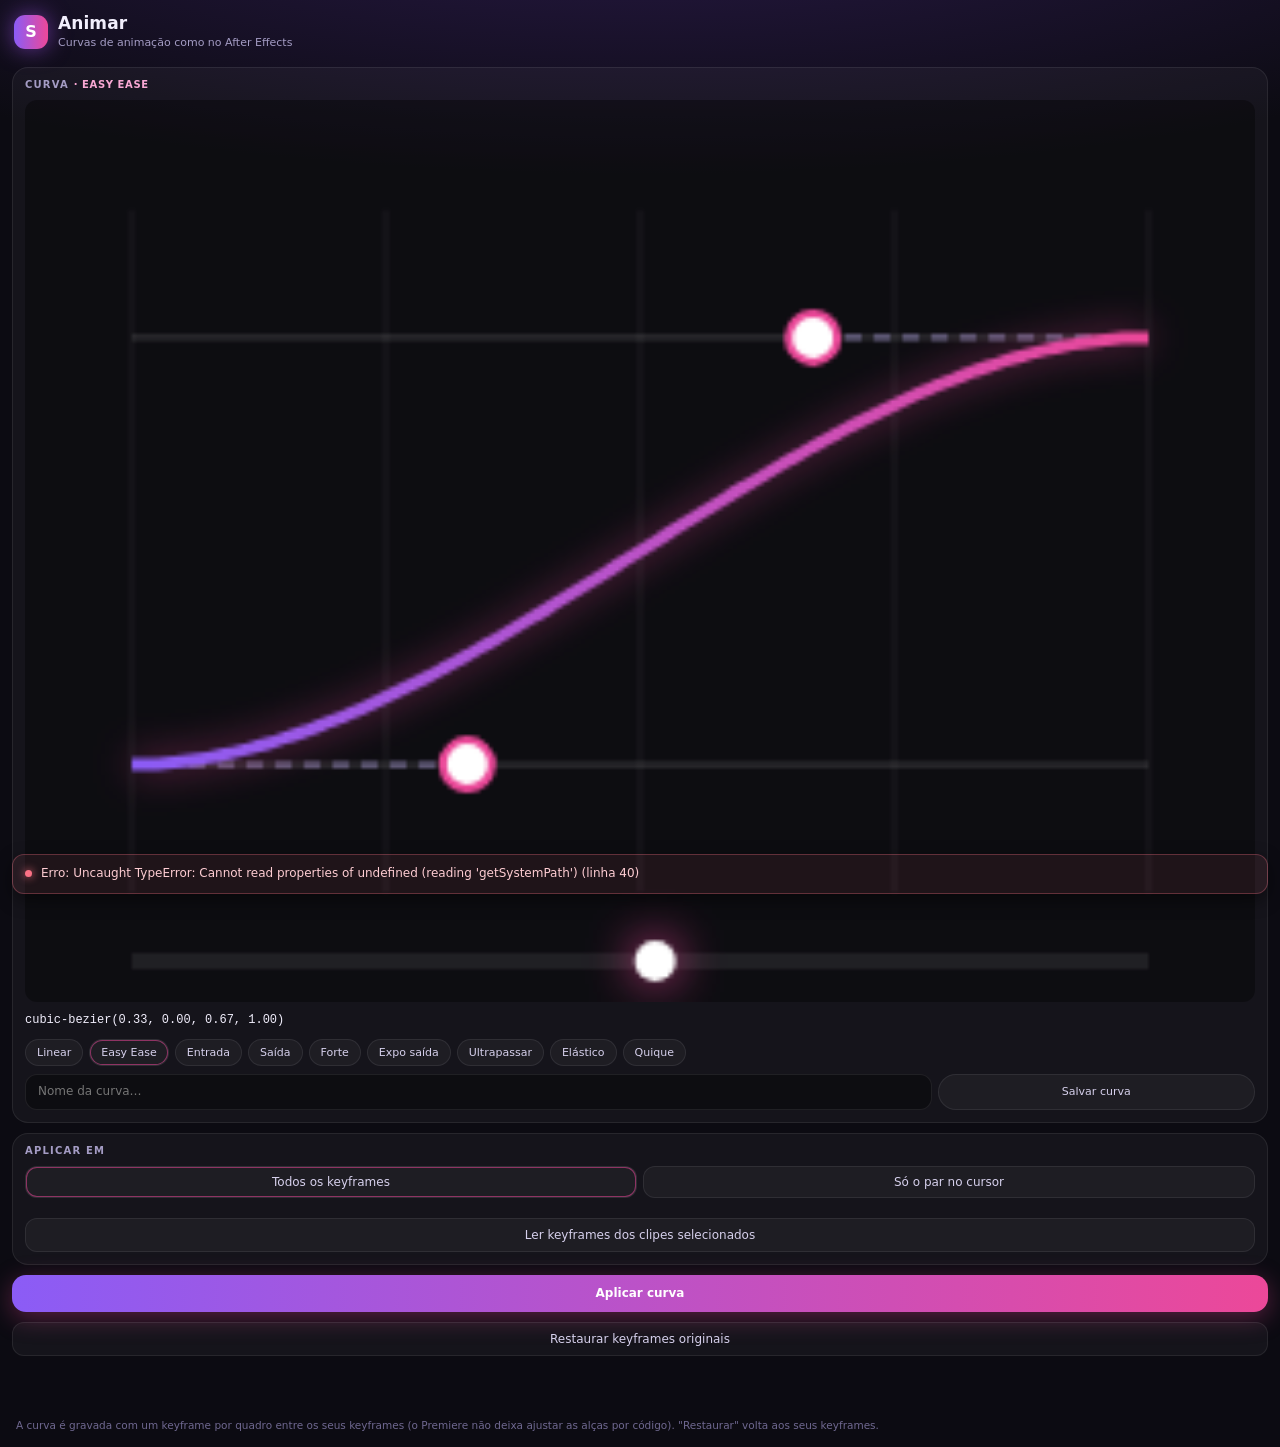
<file: extension/animar/index.html>
<!DOCTYPE html>
<html lang="pt-BR">
<head>
  <meta charset="utf-8">
  <title>Animar</title>
  <link rel="stylesheet" href="../shared/panel.css">
</head>
<body>
  <header class="wp-header">
    <div class="wp-mark">S</div>
    <div><div class="wp-title">Animar</div><div class="wp-sub">Curvas de animação como no After Effects</div></div>
  </header>

  <section class="card">
    <h2>Curva <span class="tag" id="curveName"></span></h2>
    <canvas id="graph" width="300" height="220"></canvas>
    <div class="summary" id="bezierText" style="font-family: monospace"></div>
    <div class="presets-grid" id="presets"></div>
    <div class="row" style="margin-top:8px">
      <input type="search" id="presetName" placeholder="Nome da curva…">
      <button id="savePreset" class="ghost chip">Salvar curva</button>
    </div>
  </section>

  <section class="card">
    <h2>Aplicar em</h2>
    <div class="row seg">
      <button data-scope="all" class="ghost">Todos os keyframes</button>
      <button data-scope="playhead" class="ghost">Só o par no cursor</button>
    </div>
    <div class="stack" id="props" style="margin-top:10px"></div>
    <button id="refresh" class="ghost">Ler keyframes dos clipes selecionados</button>
  </section>

  <button id="apply" class="primary">Aplicar curva</button>
  <button id="restore" class="ghost">Restaurar keyframes originais</button>

  <div class="status" id="status">Selecione na timeline um clipe com keyframes e escolha a curva.</div>
  <p class="note">A curva é gravada com um keyframe por quadro entre os seus keyframes (o Premiere não deixa ajustar as alças por código). "Restaurar" volta aos seus keyframes.</p>

  <script src="../shared/host-bridge.js"></script>
  <script src="main.js"></script>
</body>
</html>
</file>
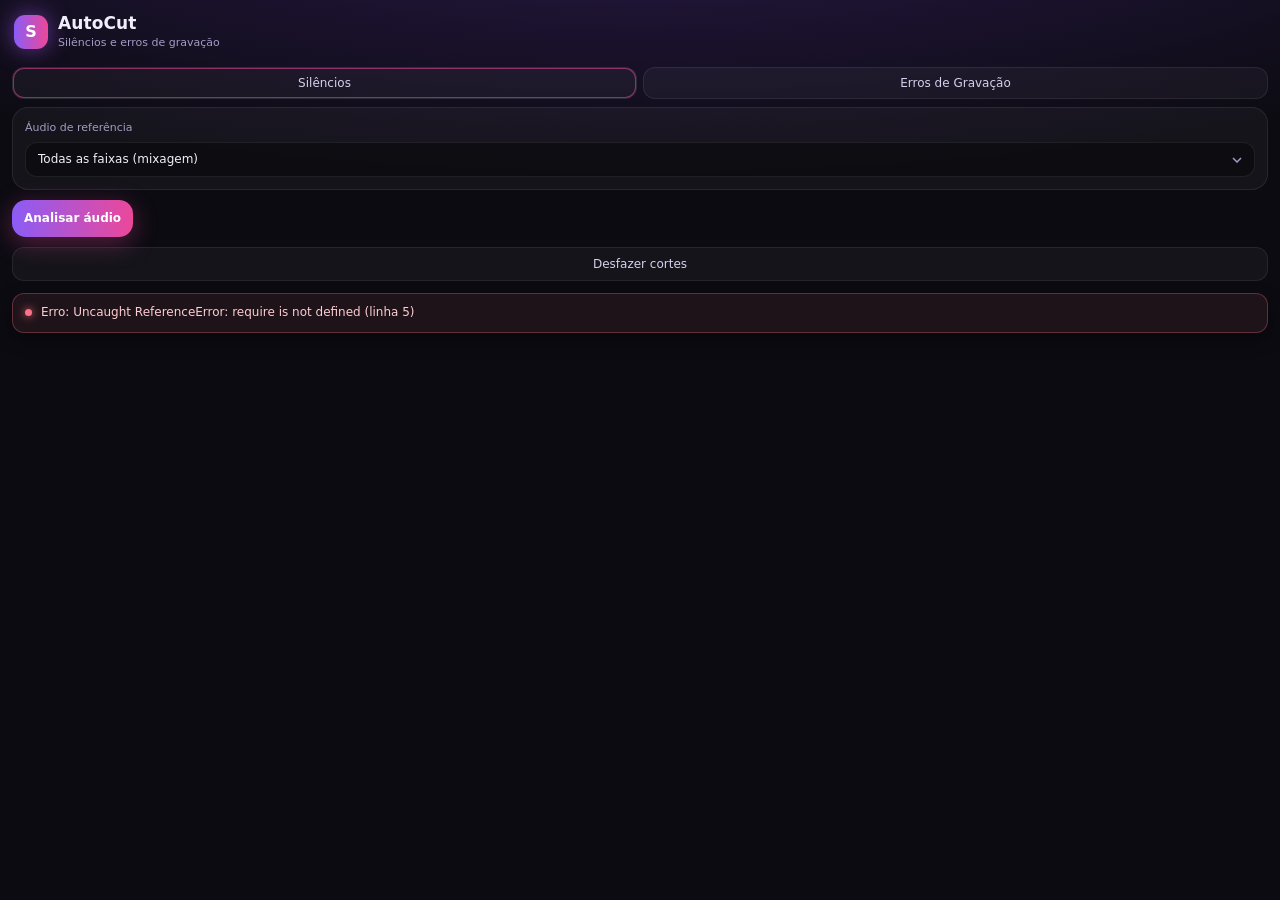
<file: extension/autocut/index.html>
<!DOCTYPE html>
<html lang="pt-BR">
<head>
  <meta charset="utf-8">
  <title>AutoCut</title>
  <link rel="stylesheet" href="../shared/panel.css">
</head>
<body>
  <header class="wp-header">
    <div class="wp-mark">S</div>
    <div><div class="wp-title">AutoCut</div><div class="wp-sub">Silêncios e erros de gravação</div></div>
  </header>

  <div class="row seg ac-tabs">
    <button data-sec="sil" class="ghost active">Silêncios</button>
    <button data-sec="err" class="ghost">Erros de Gravação</button>
  </div>

  <section class="card">
    <label class="field">Áudio de referência
      <select id="track"><option value="all">Todas as faixas (mixagem)</option></select>
    </label>
  </section>

  <!-- ===== silêncios ===== -->
  <div id="sec-sil">
    <button id="analyze" class="primary">Analisar áudio</button>
    <div id="results" class="hidden">
      <section class="card">
        <h2>Silêncios</h2>
        <canvas id="wave" height="110"></canvas>
        <div class="ac-overview" id="overview"><i id="viewport"></i></div>
        <div class="row ac-zoom">
          <button class="ghost chip" id="zoomOut" title="Afastar">−</button>
          <button class="ghost chip" id="zoomIn" title="Aproximar">+</button>
          <button class="ghost chip" id="zoomFit" title="Ver tudo">Ajustar</button>
          <span class="note ac-hint">roda do mouse = zoom · arrastar = mover · duplo clique = ver tudo</span>
        </div>
        <div class="summary" id="summary"></div>
        <div class="note" id="detail"></div>
        <div class="row presets">
          <button data-preset="natural" class="ghost">Natural</button>
          <button data-preset="ritmado" class="ghost">Ritmado</button>
          <button data-preset="rapido" class="ghost">Rápido</button>
        </div>
      </section>

      <section class="card">
        <h2>Ajustes</h2>
        <label class="field">Limiar de silêncio (dBFS) <output id="thresholdOut"></output>
          <input type="range" id="threshold" min="-60" max="-10" step="1">
        </label>
        <label class="field">Silêncio mínimo <output id="minOut"></output>
          <input type="range" id="min" min="100" max="3000" step="10">
        </label>
        <label class="field">Margem antes da fala <output id="padBeforeOut"></output>
          <input type="range" id="padBefore" min="0" max="500" step="10">
        </label>
        <label class="field">Margem depois da fala <output id="padAfterOut"></output>
          <input type="range" id="padAfter" min="0" max="500" step="10">
        </label>
        <label class="field">Limpeza de resíduos (estalos, ruídos, lascas)
          <select id="level">
            <option value="leve">Leve: só estalos bem curtos dentro das pausas</option>
            <option value="normal">Normal: também sons isolados fracos (boca, batida)</option>
            <option value="forte">Forte: também ruídos e sons isolados mais longos</option>
          </select>
        </label>
        <label class="check"><input type="checkbox" id="breaths" checked> Preservar a respiração antes da fala</label>
        <label class="check"><input type="checkbox" id="micro"> Remover micro-pausas entre palavras (só silêncio total)</label>
        <label class="field">Modo
          <select id="mode">
            <option value="ripple">Fechar os buracos (ripple)</option>
            <option value="lift">Deixar os buracos</option>
            <option value="razor">Só cortar, sem remover</option>
          </select>
        </label>
      </section>

      <button id="cut" class="primary">Cortar silêncios</button>
    </div>
  </div>

  <!-- ===== erros de gravação ===== -->
  <div id="sec-err" class="hidden">
    <section class="card">
      <div class="row mt-row3">
        <label class="field">Cliente ou projeto (aprendizado)
          <input type="search" id="errProfile" list="errProfiles" placeholder="Nome do cliente…">
        </label>
        <label class="field">Transcrição
          <select id="errMode"><option value="golfinho">Golfinho (rápida)</option><option value="baleia">Baleia (mais precisa)</option></select>
        </label>
      </div>
      <datalist id="errProfiles"></datalist>
      <div class="note" id="errLearn"></div>
      <div class="row">
        <button class="ghost chip" id="errLearnShow">Ver decisões aprendidas</button>
        <button class="ghost chip" id="errLearnReset">Apagar aprendizado deste cliente</button>
      </div>
      <div class="ac-learn hidden" id="errLearnList"></div>
      <label class="check"><input type="checkbox" id="errAuto" checked> Já marcar para remover as de alta confiança</label>
      <label class="check"><input type="checkbox" id="errModel"> Usar o modelo local nos casos duvidosos <span class="note" id="errModelInfo"></span></label>
      <div class="row">
        <button class="primary" id="errAnalyze">Analisar gravação</button>
        <button class="ghost" id="errRefresh" title="Refaz a análise sem transcrever de novo (usa o aprendizado mais recente)">Atualizar análise</button>
      </div>
      <div class="progress hidden" id="errProg"><i></i></div>
    </section>

    <section class="card hidden" id="errResults">
      <div class="ac-totals" id="errTotals"></div>
      <div class="row ac-filter">
        <button class="ghost chip active" data-f="all">Todas</button>
        <button class="ghost chip" data-f="alta">Alta</button>
        <button class="ghost chip" data-f="revisar">Revisar</button>
        <button class="ghost chip" data-f="sel">Marcadas</button>
        <button class="ghost chip" id="errAcceptAll" title="Marca para remover as tentativas recomendadas de todas as ocorrências deste filtro">Marcar as recomendadas</button>
      </div>
      <div class="ac-occs" id="errList"></div>
    </section>

    <section class="card hidden" id="errPreview">
      <h2>Prévia dos cortes</h2>
      <div class="summary" id="errPrevSum"></div>
      <div class="ac-prevlist" id="errPrevList"></div>
      <button class="primary" id="errApply">Aplicar cortes</button>
    </section>
    <audio id="errAudio" preload="auto"></audio>
  </div>

  <button id="undo" class="ghost">Desfazer cortes</button>
  <div class="status" id="status">Abra a sequência e clique em Analisar.</div>

  <script src="../shared/host-bridge.js"></script>
  <script src="main.js"></script>
  <script src="errors.js"></script>
</body>
</html>
</file>
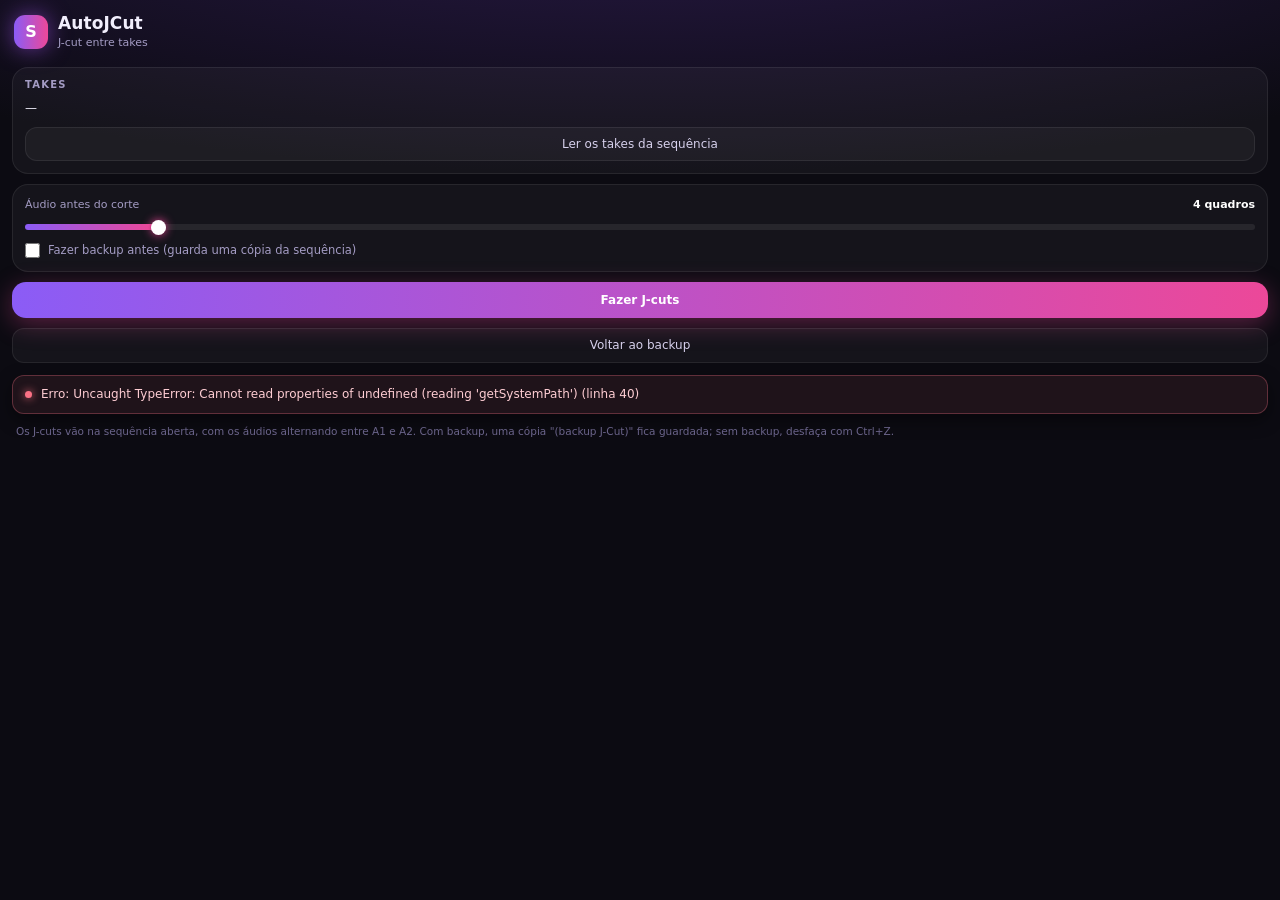
<file: extension/autojcut/index.html>
<!DOCTYPE html>
<html lang="pt-BR">
<head>
  <meta charset="utf-8">
  <title>AutoJCut</title>
  <link rel="stylesheet" href="../shared/panel.css">
</head>
<body>
  <header class="wp-header">
    <div class="wp-mark">S</div>
    <div><div class="wp-title">AutoJCut</div><div class="wp-sub">J-cut entre takes</div></div>
  </header>

  <section class="card">
    <h2>Takes</h2>
    <div class="summary" id="info" style="margin-top:0">—</div>
    <button id="check" class="ghost">Ler os takes da sequência</button>
  </section>

  <section class="card">
    <label class="field">Áudio antes do corte <output id="framesOut"></output>
      <input type="range" id="frames" min="1" max="30" step="1" value="4">
    </label>
    <label class="check"><input type="checkbox" id="backup"> Fazer backup antes (guarda uma cópia da sequência)</label>
  </section>

  <button id="make" class="primary">Fazer J-cuts</button>
  <button id="undo" class="ghost">Voltar ao backup</button>

  <div class="status" id="status">Takes colados com vídeo na V1 e áudio na A1. A A2 precisa estar vazia.</div>
  <p class="note">Os J-cuts vão na sequência aberta, com os áudios alternando entre A1 e A2. Com backup, uma cópia "(backup J-Cut)" fica guardada; sem backup, desfaça com Ctrl+Z.</p>

  <script src="../shared/host-bridge.js"></script>
  <script src="main.js"></script>
</body>
</html>
</file>
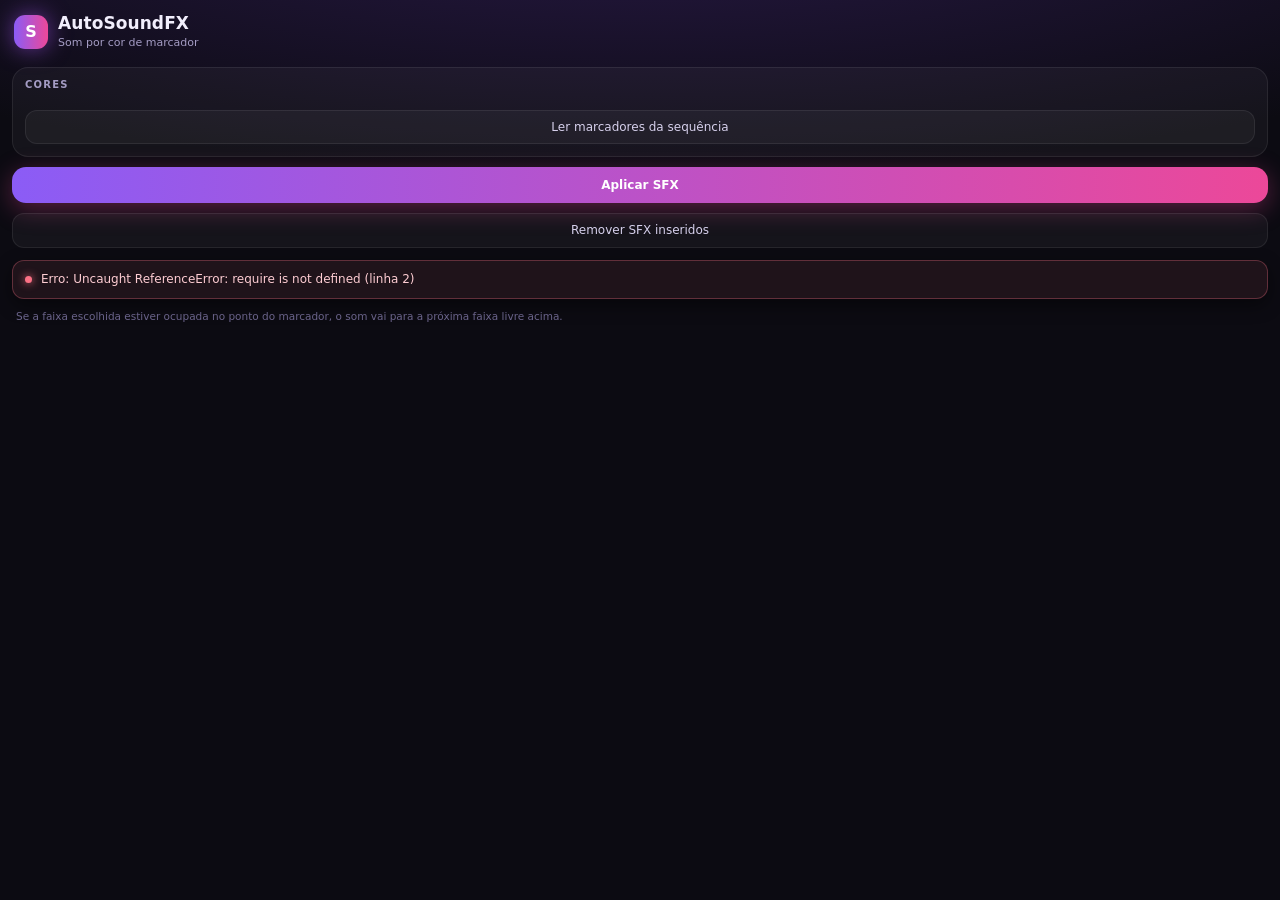
<file: extension/autosoundfx/index.html>
<!DOCTYPE html>
<html lang="pt-BR">
<head>
  <meta charset="utf-8">
  <title>AutoSoundFX</title>
  <link rel="stylesheet" href="../shared/panel.css">
</head>
<body>
  <header class="wp-header">
    <div class="wp-mark">S</div>
    <div><div class="wp-title">AutoSoundFX</div><div class="wp-sub">Som por cor de marcador</div></div>
  </header>

  <section class="card">
    <h2>Cores</h2>
    <div id="rows" class="sfx-rows"></div>
    <button id="refresh" class="ghost">Ler marcadores da sequência</button>
  </section>

  <button id="apply" class="primary">Aplicar SFX</button>
  <button id="remove" class="ghost">Remover SFX inseridos</button>

  <div class="status" id="status">Marque a sequência com cores e escolha um som para cada cor.</div>
  <p class="note">Se a faixa escolhida estiver ocupada no ponto do marcador, o som vai para a próxima faixa livre acima.</p>

  <script src="../shared/host-bridge.js"></script>
  <script src="main.js"></script>
</body>
</html>
</file>
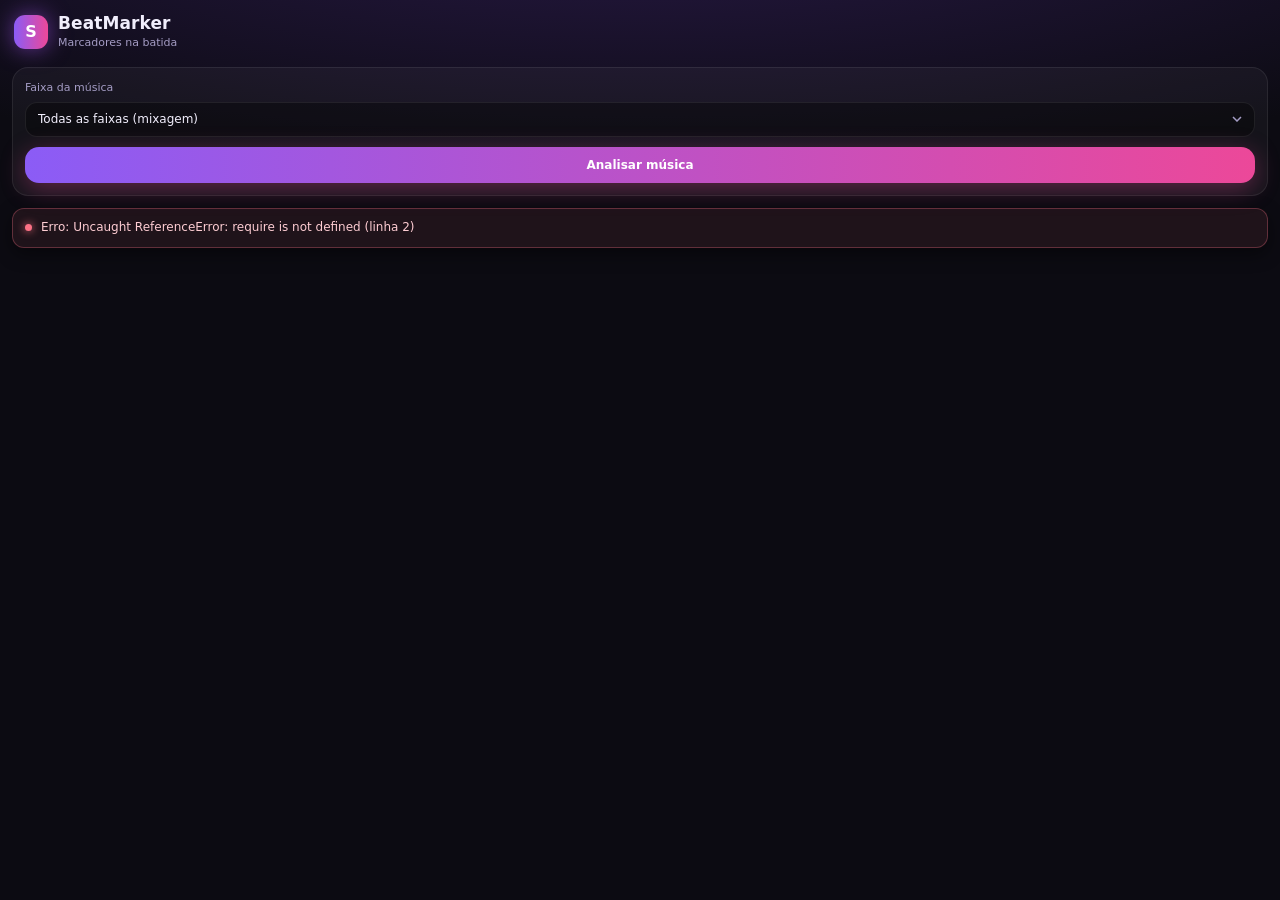
<file: extension/beatmarker/index.html>
<!DOCTYPE html>
<html lang="pt-BR">
<head>
  <meta charset="utf-8">
  <title>BeatMarker</title>
  <link rel="stylesheet" href="../shared/panel.css">
</head>
<body>
  <header class="wp-header">
    <div class="wp-mark">S</div>
    <div><div class="wp-title">BeatMarker</div><div class="wp-sub">Marcadores na batida</div></div>
  </header>

  <section class="card">
    <label class="field">Faixa da música
      <select id="track"><option value="all">Todas as faixas (mixagem)</option></select>
    </label>
    <button id="analyze" class="primary">Analisar música</button>
  </section>

  <div id="results" class="hidden">
    <section class="card">
      <div class="bpm-row">
        <span class="bpm" id="bpm">—</span>
        <button id="half" class="ghost" title="Metade do tempo (nos trechos ligados)">÷2</button>
        <button id="double" class="ghost" title="Dobro do tempo (nos trechos ligados)">×2</button>
      </div>
      <canvas id="ruler" height="90"></canvas>
      <div class="summary" id="summary"></div>
    </section>

    <!-- trechos com tempos diferentes: liga/desliga cada um -->
    <section class="card">
      <h2>Trechos de tempo</h2>
      <div class="bm-sections" id="sections"></div>
      <p class="note" id="sectionsNote"></p>
    </section>

    <!-- um tipo de batida por linha, cada um com a sua cor -->
    <section class="card">
      <h2>Tipos de batida</h2>
      <div class="bm-types" id="types"></div>
      <div class="row mt-row3">
        <label class="field">Batidas do tempo
          <select id="density">
            <option value="16">1 a cada 16 batidas</option>
            <option value="8">1 a cada 8 batidas</option>
            <option value="4">1 a cada 4 batidas (compasso)</option>
            <option value="2">1 a cada 2 batidas</option>
            <option value="1">Toda batida</option>
            <option value="0.5">2 por batida</option>
          </select>
        </label>
        <label class="field">Começar em
          <select id="phase">
            <option value="0">Tempo forte (automático)</option>
            <option value="1">Tempo forte + 1 batida</option>
            <option value="2">Tempo forte + 2 batidas</option>
            <option value="3">Tempo forte + 3 batidas</option>
          </select>
        </label>
      </div>
      <label class="field">Sensibilidade de bumbo, caixa e chimbal <output id="sensOut"></output>
        <input type="range" id="sens" min="1" max="10" step="1">
      </label>
      <label class="check"><input type="checkbox" id="replace" checked> Substituir os marcadores do BeatMarker das cores usadas</label>
    </section>

    <button id="create" class="primary">Criar marcadores</button>
    <button id="remove" class="ghost">Remover todos os marcadores do BeatMarker</button>
  </div>

  <div class="status" id="status">Abra a sequência com a música e clique em Analisar.</div>

  <script src="../shared/host-bridge.js"></script>
  <script src="main.js"></script>
</body>
</html>
</file>
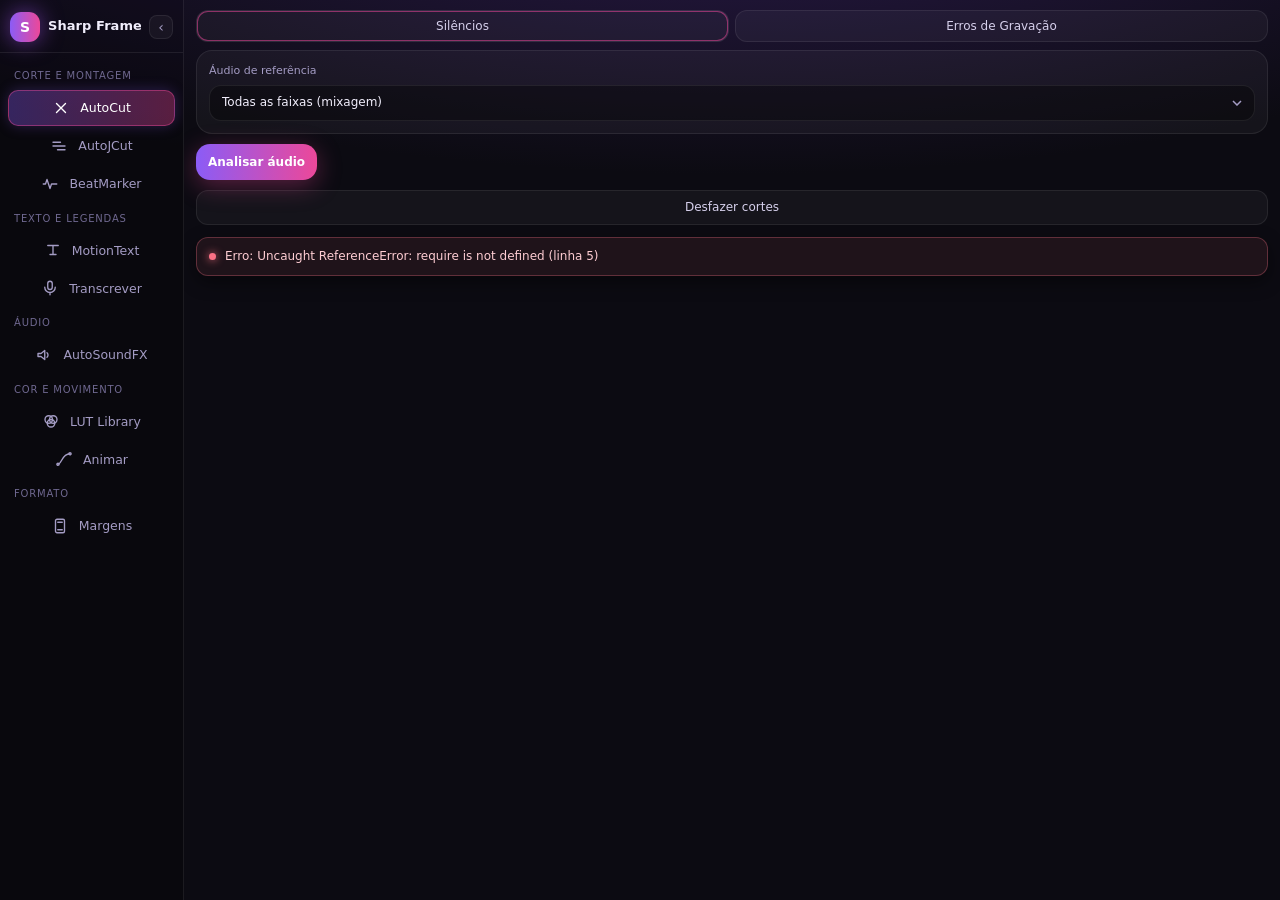
<file: extension/hub/index.html>
<!DOCTYPE html>
<html lang="pt-BR">
<head>
  <meta charset="utf-8">
  <title>Sharp Frame</title>
  <link rel="stylesheet" href="../shared/panel.css">
  <link rel="stylesheet" href="hub.css">
</head>
<body class="hub">
  <nav class="hub-side" id="side">
    <div class="hub-brand">
      <div class="wp-mark">S</div>
      <div class="hub-brand-text"><div class="wp-title">Sharp Frame</div><div class="wp-sub" id="ver"></div></div>
      <button class="hub-collapse" id="collapse" title="Recolher a barra">‹</button>
    </div>
    <div class="hub-groups" id="groups"></div>
  </nav>
  <main class="hub-main" id="main">
    <div class="hub-empty" id="empty">Escolha uma ferramenta na barra à esquerda.</div>
  </main>
  <script src="../shared/host-bridge.js"></script>
  <script src="hub.js"></script>
</body>
</html>
</file>
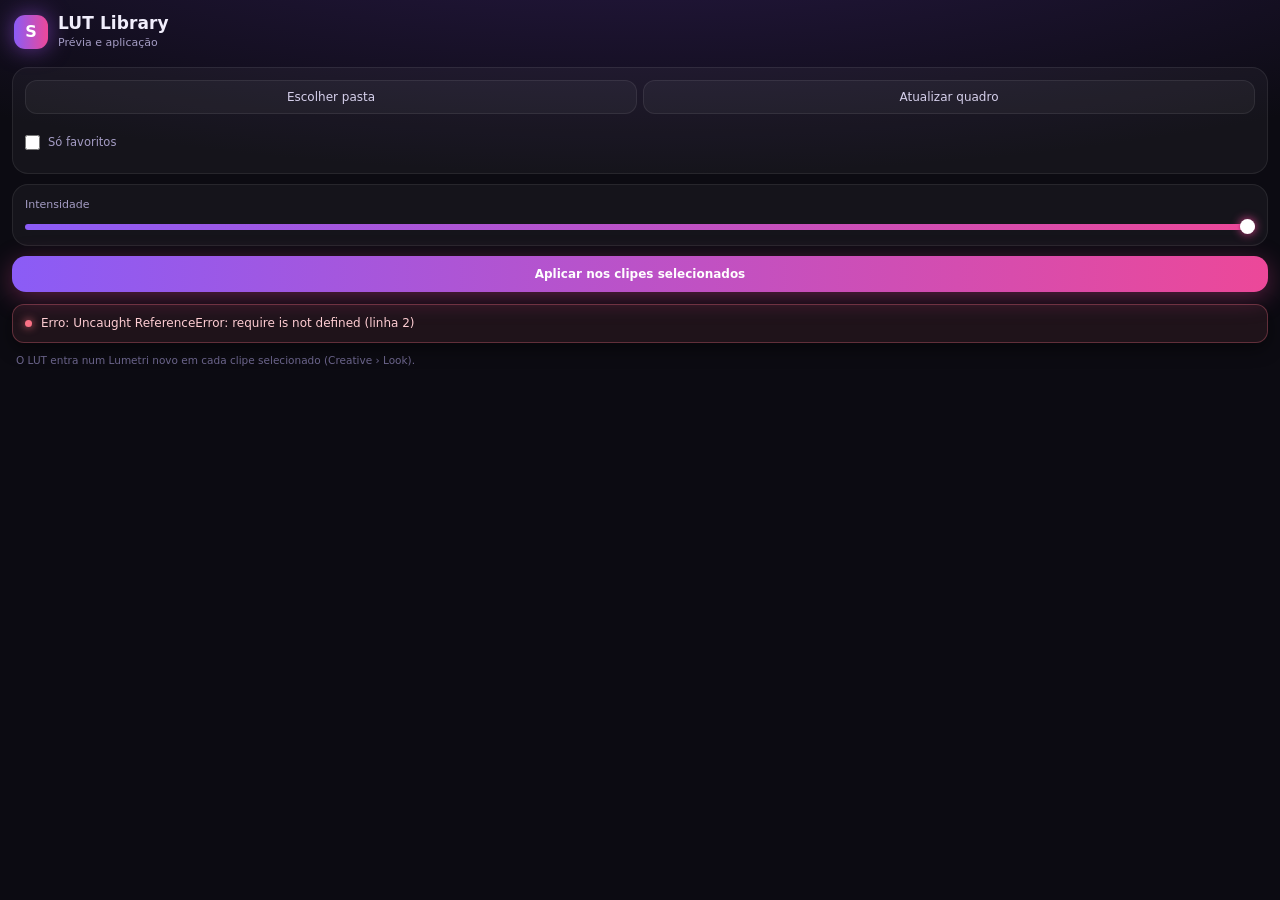
<file: extension/lutlibrary/index.html>
<!DOCTYPE html>
<html lang="pt-BR">
<head>
  <meta charset="utf-8">
  <title>LUT Library</title>
  <link rel="stylesheet" href="../shared/panel.css">
</head>
<body>
  <header class="wp-header">
    <div class="wp-mark">S</div>
    <div><div class="wp-title">LUT Library</div><div class="wp-sub">Prévia e aplicação</div></div>
  </header>

  <section class="card">
    <div class="row">
      <button id="folder" class="ghost">Escolher pasta</button>
      <button id="frame" class="ghost">Atualizar quadro</button>
    </div>
    <div class="crumbs" id="crumbs" style="margin-top:8px"></div>
    <div class="subfolders" id="subfolders"></div>
    <label class="check"><input type="checkbox" id="onlyFav"> Só favoritos</label>
    <div class="lut-grid" id="grid"></div>
  </section>

  <section class="card">
    <label class="field">Intensidade <output id="intensityOut"></output>
      <input type="range" id="intensity" min="0" max="100" step="5" value="100">
    </label>
  </section>
  <button id="apply" class="primary">Aplicar nos clipes selecionados</button>

  <div class="status" id="status">Escolha a pasta onde ficam seus .cube.</div>
  <p class="note">O LUT entra num Lumetri novo em cada clipe selecionado (Creative › Look).</p>

  <script src="../shared/host-bridge.js"></script>
  <script src="main.js"></script>
</body>
</html>
</file>
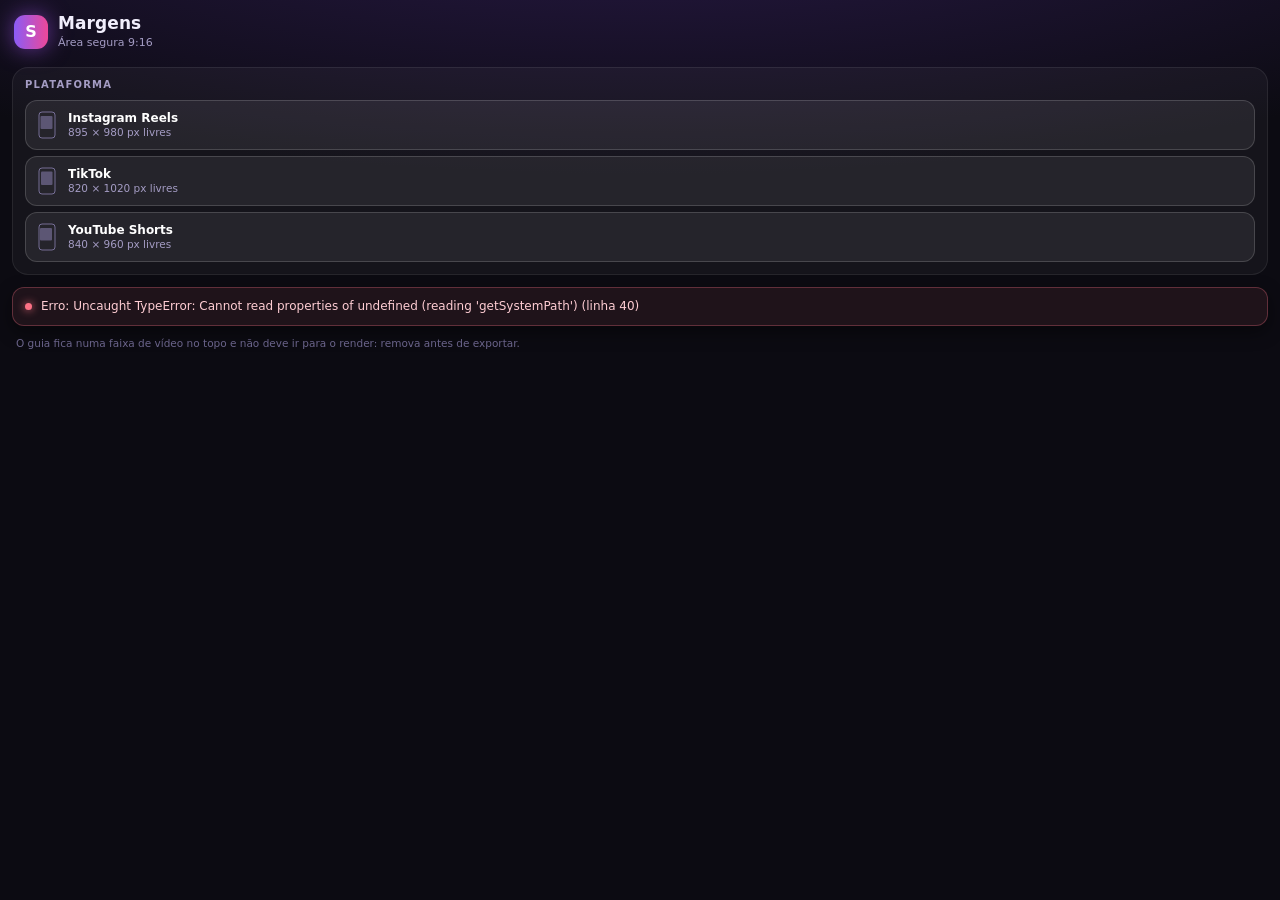
<file: extension/margens/index.html>
<!DOCTYPE html>
<html lang="pt-BR">
<head>
  <meta charset="utf-8">
  <title>Margens</title>
  <link rel="stylesheet" href="../shared/panel.css">
</head>
<body>
  <header class="wp-header">
    <div class="wp-mark">S</div>
    <div><div class="wp-title">Margens</div><div class="wp-sub">Área segura 9:16</div></div>
  </header>

  <section class="card">
    <h2>Plataforma</h2>
    <div class="stack" id="platforms">
      <button class="platform" data-key="reels">
        <svg width="18" height="28" viewBox="0 0 18 28"><rect x="1" y="1" width="16" height="26" rx="3" fill="none" stroke="currentColor" stroke-opacity=".5"/><rect x="2.5" y="5" width="12" height="13" rx="1" fill="currentColor" fill-opacity=".35"/></svg>
        <span><span class="pname">Instagram Reels</span><span class="pdesc">895 × 980 px livres</span></span>
      </button>
      <button class="platform" data-key="tiktok">
        <svg width="18" height="28" viewBox="0 0 18 28"><rect x="1" y="1" width="16" height="26" rx="3" fill="none" stroke="currentColor" stroke-opacity=".5"/><rect x="3" y="4.5" width="11.5" height="13.5" rx="1" fill="currentColor" fill-opacity=".35"/></svg>
        <span><span class="pname">TikTok</span><span class="pdesc">820 × 1020 px livres</span></span>
      </button>
      <button class="platform" data-key="shorts">
        <svg width="18" height="28" viewBox="0 0 18 28"><rect x="1" y="1" width="16" height="26" rx="3" fill="none" stroke="currentColor" stroke-opacity=".5"/><rect x="2" y="5" width="12" height="12.5" rx="1" fill="currentColor" fill-opacity=".35"/></svg>
        <span><span class="pname">YouTube Shorts</span><span class="pdesc">840 × 960 px livres</span></span>
      </button>
    </div>

    <div class="row hidden" id="controls" style="margin-top:8px">
      <button id="toggle" class="ghost">Esconder guia</button>
      <button id="remove" class="ghost">Remover guia</button>
    </div>
  </section>

  <div class="status" id="status">Abra uma sequência vertical (9:16) e escolha a plataforma.</div>
  <p class="note">O guia fica numa faixa de vídeo no topo e não deve ir para o render: remova antes de exportar.</p>

  <script src="../shared/host-bridge.js"></script>
  <script src="main.js"></script>
</body>
</html>
</file>
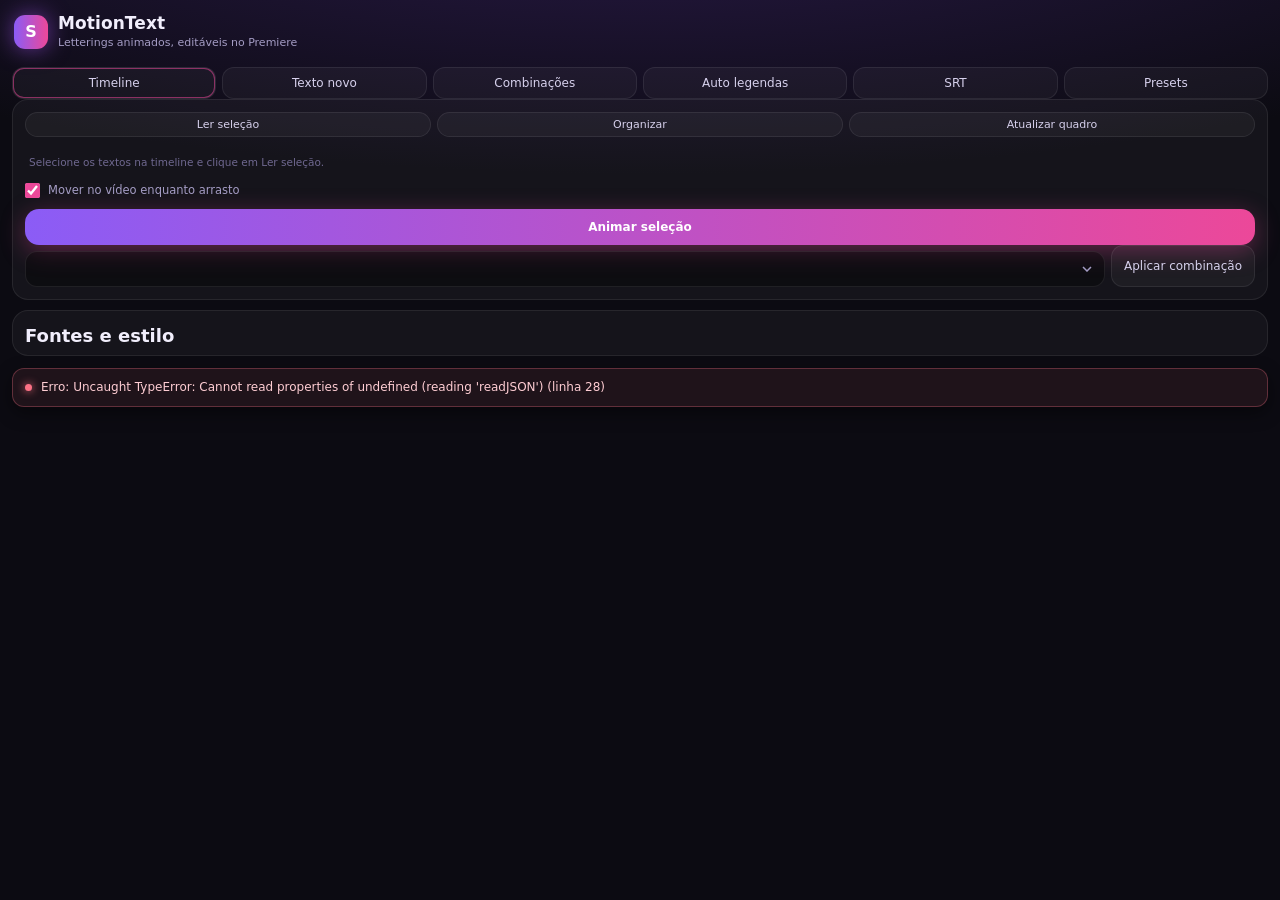
<file: extension/motiontext/index.html>
<!DOCTYPE html>
<html lang="pt-BR">
<head>
  <meta charset="utf-8">
  <title>MotionText</title>
  <link rel="stylesheet" href="../shared/panel.css">
</head>
<body>
  <header class="wp-header">
    <div class="wp-mark">S</div>
    <div><div class="wp-title">MotionText</div><div class="wp-sub">Letterings animados, editáveis no Premiere</div></div>
  </header>

  <!-- o que fazer: textos já na timeline, texto novo, combinação, SRT ou preset -->
  <div class="row seg mt-tabs">
    <button data-tab="sel" class="ghost active" title="Animar os textos selecionados na timeline">Timeline</button>
    <button data-tab="text" class="ghost" title="Escrever um texto novo e aplicar no cursor">Texto novo</button>
    <button data-tab="combo" class="ghost">Combinações</button>
    <button data-tab="auto" class="ghost" title="Transcreve a sequência e gera legendas animadas, com a palavra falada em destaque">Auto legendas</button>
    <button data-tab="srt" class="ghost">SRT</button>
    <button data-tab="presets" class="ghost">Presets</button>
  </div>

  <!-- ===== textos selecionados na timeline ===== -->
  <section class="card tab" id="tab-sel">
    <div class="row mt-toolbar">
      <button class="ghost chip" id="selRead">Ler seleção</button>
      <button class="ghost chip" id="selLayout" title="Empilha e centraliza os textos que aparecem juntos, com o principal maior">Organizar</button>
      <button class="ghost chip" id="selFrame" title="Recarrega o quadro do vídeo atrás da prévia">Atualizar quadro</button>
    </div>
    <div class="mt-sel-stage" id="selStage"><img id="selBg" alt=""><div class="mt-sel-center"></div></div>
    <div class="note" id="selHint">Selecione os textos na timeline e clique em Ler seleção.</div>
    <div class="mt-sel-list" id="selList"></div>

    <!-- editor de um texto só: abre ao clicar num texto do quadro ou da lista -->
    <div class="mt-sel-edit hidden" id="selEdit">
      <div class="mt-sel-edit-head"><b id="selEditName"></b><button class="ghost chip" id="selEditClose">Fechar</button></div>
      <div class="note hidden" id="selEditNote"></div>
      <h3 class="mt-mini">Animação</h3>
      <div class="mt-grid mt-grid-sm" id="selAnimGrid"></div>
      <div id="selEditBody">
        <h3 class="mt-mini">Fonte e cor</h3>
        <input type="search" class="fontpick" id="selEditFont" placeholder="Clique e busque a fonte…" autocomplete="off" spellcheck="false">
        <select class="fontvar" id="selEditVar" title="Variação da mesma família"></select>
        <div class="row mt-row3">
          <div class="field"><label>Tamanho <output id="selEditSizeOut"></output></label><input type="range" id="selEditSize" min="20" max="200" step="1"></div>
          <div class="field"><label>Cor</label><input type="color" id="selEditColor"></div>
        </div>
        <div class="row mt-row3">
          <label class="check"><input type="checkbox" id="selEditGrad"> Degradê</label>
          <div class="row mt-colors"><input type="color" id="selEditGradA" title="De"><input type="color" id="selEditGradB" title="Para"></div>
        </div>
        <select id="selEditAnim" class="hidden"></select>
      </div>
    </div>

    <label class="check"><input type="checkbox" id="selLive" checked> Mover no vídeo enquanto arrasto</label>
    <button class="primary" id="selApply">Animar seleção</button>
    <div class="row mt-combo-row">
      <select id="selCombo" title="Combinação pronta: cada texto selecionado recebe uma camada dela"></select>
      <button class="ghost" id="selComboApply">Aplicar combinação</button>
    </div>
  </section>

  <!-- ===== texto novo, no cursor ===== -->
  <div class="tab hidden" id="tab-text">
    <section class="card">
      <h2>Texto <span class="tag" id="fitTag"></span></h2>
      <textarea id="text" rows="2" spellcheck="false">Nunca desista dos seus sonhos</textarea>
      <div class="mt-words" id="words"></div>
      <div class="note mt-legend"><span class="dot pad"></span>padrão <span class="dot hi"></span>destaque <span class="dot lk"></span>ligação · clique troca · Shift+clique quebra a linha</div>
      <div class="row">
        <button class="ghost chip" id="autoHier">Hierarquia automática</button>
        <button class="ghost chip" id="autoBreak">Quebrar linhas</button>
        <button class="ghost chip" id="readSel">Ler da timeline</button>
      </div>
      <div class="mt-stage" id="stage"><div class="mt-stage-inner" id="stageInner"><div class="mt-safe" id="safe"></div><div class="mt-stage-text" id="stageText"></div></div></div>
      <div class="row mt-row3">
        <div class="field"><label>Margens</label>
          <select id="margin"><option value="reels">Reels</option><option value="tiktok">TikTok</option><option value="shorts">Shorts</option><option value="none">Sem margem</option></select></div>
        <div class="field"><label>Altura <output id="posYOut"></output></label><input type="range" id="posY" min="5" max="95" step="1"></div>
      </div>
      <label class="check"><input type="checkbox" id="autoFit" checked> Ajustar o tamanho para caber na margem</label>
    </section>

    <section class="card" id="tab-anim">
      <h2>Animação</h2>
      <div class="mt-cats" id="cats"></div>
      <div class="mt-grid" id="animGrid"></div>
      <div class="row mt-row3">
        <div class="field"><label>Entrada <output id="inDurOut"></output></label><input type="range" id="inDur" min="0.1" max="2" step="0.05"></div>
        <div class="field"><label>Atraso por palavra <output id="staggerOut"></output></label><input type="range" id="stagger" min="0" max="0.4" step="0.01"></div>
      </div>
      <div class="row mt-row3">
        <div class="field"><label>Intensidade <output id="intensOut"></output></label><input type="range" id="intensity" min="10" max="100" step="5"></div>
        <div class="field"><label>Saída</label><select id="exit"><option value="0">Nenhuma</option><option value="1">Reverso</option><option value="2">Fade</option></select></div>
      </div>
      <div class="row mt-row3">
        <div class="field"><label>Duração da saída <output id="outDurOut"></output></label><input type="range" id="outDur" min="0.1" max="1.5" step="0.05"></div>
        <div class="field"><label>Duração do clipe <output id="durOut"></output></label><input type="range" id="dur" min="0.5" max="10" step="0.1"></div>
      </div>
    </section>

    <button id="apply" class="primary">Aplicar no cursor</button>
    <button id="update" class="ghost">Atualizar legendas selecionadas</button>
  </div>

  <!-- ===== combinações ===== -->
  <section class="card tab hidden" id="tab-combo">
    <div class="row seg" id="comboSrc">
      <button data-src="nat" class="ghost active">Will Letterings</button><button data-src="basic" class="ghost">Básicas</button>
    </div>
    <div id="natBox">
      <div class="mt-grid combo" id="natGrid"></div>
      <div class="mt-nated hidden" id="natEditor">
        <div class="summary" id="natTitle"></div>
        <div class="stack" id="natLayers"></div>
        <div class="row">
          <button class="ghost chip" id="natMine">Usar meu texto</button>
          <button class="primary" id="natApply" title="Com textos selecionados na timeline, a combinação vai neles; sem seleção, entra no cursor">Aplicar (seleção ou cursor)</button>
        </div>
      </div>
    </div>
    <div id="basicBox" class="hidden">
      <div class="row seg" id="comboCount">
        <button data-n="2" class="ghost">2 palavras</button><button data-n="3" class="ghost active">3 palavras</button><button data-n="4" class="ghost">4 palavras</button>
      </div>
      <input type="search" id="comboText" placeholder="Texto da combinação (usa o Texto novo se vazio)">
      <div class="mt-grid combo" id="comboGrid"></div>
    </div>
  </section>

  <!-- ===== auto legendas ===== -->
  <section class="card tab hidden" id="tab-auto">
    <div class="row mt-row3">
      <div class="field"><label>Áudio</label><select id="acTrack"><option value="all">Todas as faixas (mixagem)</option></select></div>
      <div class="field"><label>Transcrição</label><select id="acMode"><option value="golfinho">Golfinho (rápida)</option><option value="baleia">Baleia (mais precisa)</option></select></div>
    </div>
    <div class="field"><label>Estilo</label></div>
    <div class="mt-grid ac-styles" id="acStyles"></div>
    <div class="row mt-row3">
      <div class="field"><label>Palavras por legenda <output id="acWordsOut"></output></label><input type="range" id="acWords" min="1" max="6" step="1"></div>
      <div class="field"><label>Altura na tela <output id="acPosOut"></output></label><input type="range" id="acPos" min="10" max="90" step="1"></div>
    </div>
    <label class="check"><input type="checkbox" id="acUpper"> Caixa alta</label>
    <label class="check"><input type="checkbox" id="acPunct"> Manter a pontuação</label>
    <div class="row"><button class="primary" id="acRun">Transcrever e montar</button></div>
    <div class="progress hidden" id="acProg"><i></i></div>
    <div class="summary" id="acSummary"></div>
    <div class="ac-phrases hidden" id="acPhrases"></div>
    <div class="row">
      <button class="primary" id="acGo" disabled>Gerar legendas animadas</button>
      <button class="ghost hidden" id="acCancel">Cancelar</button>
    </div>
    <div class="note">Fonte, tamanho e efeitos vêm de "Fontes e estilo"; o estilo escolhido define cores, destaque e animação. Confira um quadro de cada plano: a legenda não pode cobrir rosto (ajuste a Altura).</div>
  </section>

  <!-- ===== SRT ===== -->
  <section class="card tab hidden" id="tab-srt">
    <div class="mt-drop" id="drop">Arraste um .srt aqui ou <a href="#" id="pickSrt">escolha o arquivo</a><input type="file" id="srtFile" accept=".srt" class="hidden"></div>
    <div class="summary" id="srtSummary"></div>
    <div class="mt-issues" id="srtIssues"></div>
    <div class="row mt-row3">
      <div class="field"><label>Destaques</label><select id="srtHier"><option value="auto">Automático (hierarquia)</option><option value="keep">Manter marcação do arquivo</option><option value="none">Sem destaque</option></select></div>
      <div class="field"><label>Início</label><select id="srtOrigin"><option value="zero">0 da sequência</option><option value="playhead">No cursor</option></select></div>
    </div>
    <label class="check"><input type="checkbox" id="srtNewTrack" checked> Sempre numa faixa nova</label>
    <div class="progress hidden" id="srtProg"><i></i></div>
    <div class="row">
      <button class="primary" id="srtGo" disabled>Gerar legendas</button>
      <button class="ghost hidden" id="srtCancel">Cancelar</button>
      <button class="ghost hidden" id="srtRetry">Reprocessar falhas</button>
    </div>
    <div class="summary" id="srtReport"></div>
  </section>

  <!-- ===== presets ===== -->
  <section class="card tab hidden" id="tab-presets">
    <div class="row"><input type="search" id="presetName" placeholder="Nome do preset…"><button class="ghost chip" id="savePreset">Salvar atual</button></div>
    <div class="stack" id="presetList"></div>
    <div class="row">
      <button class="ghost chip" id="exportPresets">Exportar</button>
      <button class="ghost chip" id="importPresets">Importar</button>
      <input type="file" id="presetFile" accept=".json" class="hidden">
    </div>
  </section>

  <!-- ===== fontes e estilo (valem para os textos novos e para Animar seleção) ===== -->
  <details class="card mt-fonts" id="fontsBox">
    <summary><h2>Fontes e estilo</h2></summary>
    <div class="mt-fontgrid">
      <div class="mt-font" data-lv="0">
        <div class="mt-fonthead"><span class="dot pad"></span>Padrão</div>
        <input type="search" class="fontpick" placeholder="Clique e busque a fonte…" autocomplete="off" spellcheck="false">
        <select class="fontvar" title="Variação da mesma família (peso e itálico)"></select>
        <div class="field"><label>Tamanho <output></output></label><input type="range" data-k="size" min="20" max="200" step="1"></div>
        <div class="field"><label>Letras <output></output></label><input type="range" data-k="tracking" min="-200" max="200" step="5"></div>
        <button class="ghost chip reset">Restaurar</button>
      </div>
      <div class="mt-font" data-lv="1">
        <div class="mt-fonthead"><span class="dot hi"></span>Destaque</div>
        <input type="search" class="fontpick" placeholder="Clique e busque a fonte…" autocomplete="off" spellcheck="false">
        <select class="fontvar" title="Variação da mesma família (peso e itálico)"></select>
        <div class="field"><label>Tamanho <output></output></label><input type="range" data-k="size" min="20" max="200" step="1"></div>
        <div class="field"><label>Letras <output></output></label><input type="range" data-k="tracking" min="-200" max="200" step="5"></div>
        <button class="ghost chip reset">Restaurar</button>
      </div>
    </div>
    <div class="row mt-row3">
      <div class="field"><label>Ligação <output id="linkOut"></output></label><input type="range" id="linkSize" min="20" max="200" step="1"></div>
      <div class="field"><label>Entre palavras <output id="wsOut"></output></label><input type="range" id="wordSpace" min="-200" max="200" step="10"></div>
    </div>
    <div class="row mt-colors">
      <label class="swatch">Padrão <input type="color" id="colPad"></label>
      <label class="swatch">Destaque <input type="color" id="colHi"></label>
      <label class="swatch">Ligação <input type="color" id="colLink"></label>
      <label class="swatch">Contorno <input type="color" id="colStroke"></label>
    </div>
    <h3 class="mt-mini">Estilo</h3>
    <div class="mt-cats" id="looks"></div>
    <div class="row mt-row3">
      <div class="field"><label>Contorno <output id="strokeOut"></output></label><input type="range" id="stroke" min="0" max="20" step="1"></div>
      <div class="field"><label>Sombra <output id="shadowOut"></output></label><input type="range" id="shadow" min="0" max="100" step="5"></div>
    </div>
    <div class="row mt-row3">
      <div class="field"><label>Degradê <output id="gradOut"></output></label><input type="range" id="grad" min="0" max="100" step="5"></div>
      <div class="row mt-colors"><label class="swatch">De <input type="color" id="gradA"></label><label class="swatch">Para <input type="color" id="gradB"></label></div>
    </div>
    <div class="row mt-row3">
      <div class="field"><label>Brilho <output id="glowOut"></output></label><input type="range" id="glow" min="0" max="100" step="5"></div>
      <div class="field"><label>Raio do brilho <output id="glowROut"></output></label><input type="range" id="glowR" min="5" max="100" step="5"></div>
    </div>
    <div class="row mt-row3">
      <div class="field"><label>Relevo <output id="bevelOut"></output></label><input type="range" id="bevel" min="0" max="100" step="5"></div>
      <div class="field"><label>Bordas orgânicas <output id="edgesOut"></output></label><input type="range" id="edges" min="0" max="100" step="5"></div>
    </div>
    <div class="row mt-row3">
      <div class="field"><label>Luz passando <output id="lightOut"></output></label><input type="range" id="light" min="0" max="100" step="5"></div>
      <div class="field"><label>Sublinhado <output id="lineOut"></output></label><input type="range" id="line" min="0" max="30" step="1"></div>
    </div>
    <div class="row mt-row3">
      <div class="field"><label>Caixa <output id="boxOut"></output></label><input type="range" id="box" min="0" max="100" step="5"></div>
      <div class="row mt-colors"><label class="swatch">Caixa <input type="color" id="boxColor"></label><label class="swatch">Linha <input type="color" id="lineColor"></label></div>
    </div>
    <div class="row mt-row3">
      <div class="field"><label>Arredondar <output id="boxRoundOut"></output></label><input type="range" id="boxRound" min="0" max="100" step="5"></div>
      <div class="field"><label>Margem da caixa <output id="boxPadOut"></output></label><input type="range" id="boxPad" min="0" max="100" step="5"></div>
    </div>
    <div class="row mt-row3">
      <div class="field"><label>Permanência</label><select id="hold"><option value="0">Nenhuma</option><option value="1">Onda</option><option value="2">Flutuar</option><option value="3">Tremer</option><option value="4">Pulso</option></select></div>
      <div class="field"><label>Força <output id="holdIntOut"></output></label><input type="range" id="holdInt" min="0" max="100" step="5"></div>
    </div>
    <label class="check"><input type="checkbox" id="applyExisting"> Aplicar também nas legendas já na timeline</label>
  </details>
  <datalist id="fontList"></datalist>
  <!-- seletor de fontes: fontes do projeto do cliente no topo, depois todas as instaladas -->
  <div class="mt-fontpop hidden" id="fontPop"><div id="fontPopList"></div></div>

  <div class="status" id="status">Selecione os textos na timeline ou escreva um texto novo.</div>

  <script src="../shared/host-bridge.js"></script>
  <script src="anims.js"></script>
  <script src="fonts.js"></script>
  <script src="engine.js"></script>
  <script src="main.js"></script>
  <script src="autocaptions.js"></script>
  <script src="autocaptions-ui.js"></script>
</body>
</html>
</file>
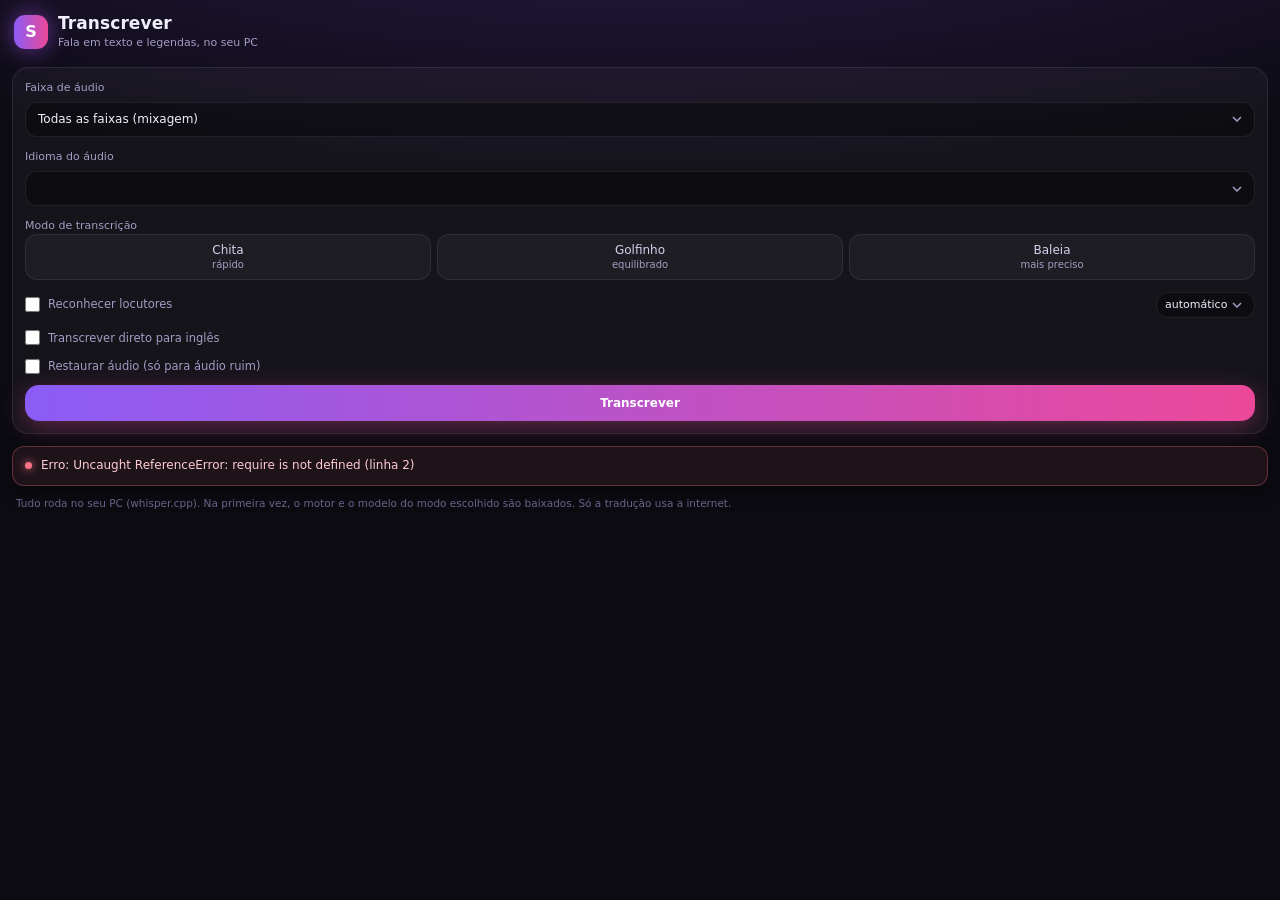
<file: extension/transcrever/index.html>
<!DOCTYPE html>
<html lang="pt-BR">
<head>
  <meta charset="utf-8">
  <title>Transcrever</title>
  <link rel="stylesheet" href="../shared/panel.css">
</head>
<body>
  <header class="wp-header">
    <div class="wp-mark">S</div>
    <div><div class="wp-title">Transcrever</div><div class="wp-sub">Fala em texto e legendas, no seu PC</div></div>
  </header>

  <section class="card">
    <label class="field">Faixa de áudio
      <select id="track"><option value="all">Todas as faixas (mixagem)</option></select>
    </label>
    <label class="field">Idioma do áudio
      <select id="lang"></select>
    </label>
    <div class="field">Modo de transcrição</div>
    <div class="row seg" id="modes">
      <button data-mode="chita" class="ghost">Chita<small>rápido</small></button>
      <button data-mode="golfinho" class="ghost">Golfinho<small>equilibrado</small></button>
      <button data-mode="baleia" class="ghost">Baleia<small>mais preciso</small></button>
    </div>
    <label class="check"><input type="checkbox" id="speakers"> Reconhecer locutores
      <select id="speakerCount" class="mini">
        <option value="0">automático</option><option value="2">2</option><option value="3">3</option>
        <option value="4">4</option><option value="5">5</option><option value="6">6</option>
      </select>
    </label>
    <label class="check"><input type="checkbox" id="toEnglish"> Transcrever direto para inglês</label>
    <label class="check"><input type="checkbox" id="restore"> Restaurar áudio (só para áudio ruim)</label>
    <button id="run" class="primary">Transcrever</button>
    <div class="progress hidden" id="progress"><i></i></div>
  </section>

  <div id="result" class="hidden">
    <section class="card">
      <h2>Transcrição <span id="viewTag" class="tag"></span></h2>
      <div class="row">
        <input type="search" id="search" placeholder="Localizar…">
        <button id="showTimes" class="ghost chip">Tempos</button>
      </div>
      <div class="row" style="margin-top:6px">
        <input type="search" id="replaceWith" placeholder="Substituir por…">
        <button id="replaceAll" class="ghost chip">Substituir tudo</button>
      </div>
      <label class="check"><input type="checkbox" id="wholeWord" checked> Só palavra inteira</label>
      <div class="segments" id="segments"></div>
    </section>

    <section class="card">
      <h2>Legendas na timeline</h2>
      <label class="field">Palavras por legenda <output id="wordsOut"></output>
        <input type="range" id="words" min="1" max="12" step="1" value="4">
      </label>
      <div class="ticks" id="wordTicks"></div>
      <button id="captions" class="primary">Gerar legendas na faixa de captions</button>
      <button id="markers" class="ghost">Marcadores nas falas</button>
    </section>

    <section class="card">
      <h2>Exportar</h2>
      <div class="row">
        <button class="ghost" data-export="srt">SRT</button>
        <button class="ghost" data-export="txt">TXT</button>
        <button class="ghost" data-export="vtt">VTT</button>
      </div>
      <div class="row" style="margin-top:6px">
        <button class="ghost" data-export="docx">DOCX</button>
        <button class="ghost" data-export="pdf">PDF</button>
        <button class="ghost" data-export="csv">CSV</button>
      </div>
      <label class="check"><input type="checkbox" id="expTimes" checked> Incluir tempos no TXT, DOCX e PDF</label>
    </section>

    <section class="card">
      <h2>Traduzir (online)</h2>
      <div class="row">
        <select id="toLang"></select>
        <button id="translate" class="ghost">Traduzir</button>
      </div>
      <button id="toggleView" class="ghost hidden">Ver o original</button>
    </section>
  </div>

  <div class="status" id="status">Escolha a faixa de áudio e clique em Transcrever.</div>
  <p class="note">Tudo roda no seu PC (whisper.cpp). Na primeira vez, o motor e o modelo do modo escolhido são baixados. Só a tradução usa a internet.</p>

  <script src="../shared/host-bridge.js"></script>
  <script src="main.js"></script>
</body>
</html>
</file>
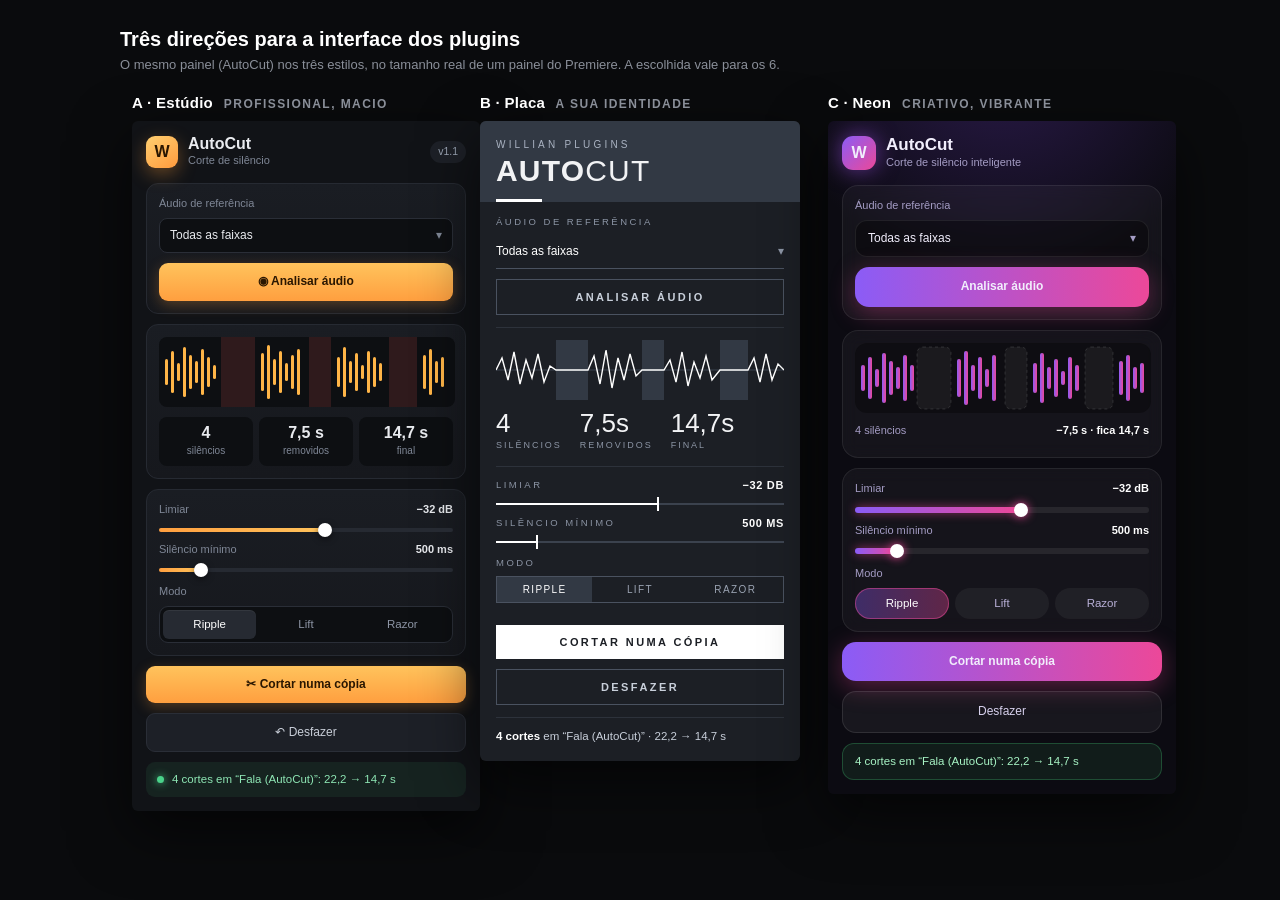
<file: design/direcoes.html>
<!DOCTYPE html>
<html lang="pt-BR">
<head>
<meta charset="utf-8">
<meta name="viewport" content="width=device-width, initial-scale=1">
<title>Direções visuais</title>
<style>
  body { margin: 0; padding: 28px; background: #0a0b0d; color: #ddd; font-family: "Segoe UI Variable Text", "Segoe UI", sans-serif; }
  .intro { max-width: 1040px; margin: 0 auto 22px; }
  .intro h1 { margin: 0 0 6px; font: 600 20px "Neue Haas Display", "Segoe UI", sans-serif; color: #fff; }
  .intro p { margin: 0; color: #8a8f99; font-size: 13px; }
  .wrap { display: flex; gap: 28px; justify-content: center; flex-wrap: wrap; }
  .col { width: 320px; }
  .tag { margin-bottom: 10px; font: 600 12px "Segoe UI", sans-serif; letter-spacing: .12em; color: #8a8f99; text-transform: uppercase; }
  .tag b { color: #fff; font-size: 15px; letter-spacing: .02em; text-transform: none; margin-right: 6px; }
  .panel { width: 320px; min-height: 640px; border-radius: 6px; overflow: hidden; box-shadow: 0 20px 60px rgba(0,0,0,.6); }
  svg { display: block; }

  /* ===================== A · ESTÚDIO ===================== */
  .A { background: #111317; color: #e9ebef; font: 12px/1.45 "Segoe UI Variable Text", "Segoe UI", sans-serif; padding: 14px; }
  .A .hd { display: flex; align-items: center; gap: 10px; margin-bottom: 14px; }
  .A .logo { width: 32px; height: 32px; border-radius: 9px; display: grid; place-items: center;
    background: linear-gradient(145deg, #ffcf70, #ff9a3d); color: #2a1600; font: 700 16px "Neue Haas Display", sans-serif;
    box-shadow: 0 6px 18px rgba(255,160,60,.35); }
  .A .t1 { font: 600 16px "Neue Haas Display", "Segoe UI", sans-serif; }
  .A .t2 { color: #7f8796; font-size: 11px; }
  .A .badge { margin-left: auto; padding: 3px 8px; border-radius: 20px; background: #1d2027; color: #9aa3b2; font-size: 10.5px; }
  .A .card { background: linear-gradient(180deg, #1a1d23, #16181d); border: 1px solid #262a32; border-radius: 12px; padding: 12px; margin-bottom: 10px; }
  .A .lbl { color: #7f8796; font-size: 11px; margin-bottom: 6px; display: flex; justify-content: space-between; }
  .A .lbl b { color: #e9ebef; font-weight: 600; font-variant-numeric: tabular-nums; }
  .A .sel { display: flex; align-items: center; justify-content: space-between; padding: 8px 10px; border-radius: 8px; background: #0d0f12; border: 1px solid #2a2e37; }
  .A .btn { display: flex; align-items: center; justify-content: center; gap: 8px; padding: 10px; border-radius: 9px; font-weight: 600; margin-top: 10px; }
  .A .btn.pri { background: linear-gradient(180deg, #ffc35c, #ff9f3f); color: #2a1600; box-shadow: 0 4px 14px rgba(255,160,60,.28); }
  .A .btn.sec { background: #1d2027; color: #c9ced8; border: 1px solid #2a2e37; font-weight: 500; }
  .A .stats { display: grid; grid-template-columns: repeat(3, 1fr); gap: 6px; margin-top: 10px; }
  .A .stat { background: #0d0f12; border-radius: 8px; padding: 7px; text-align: center; }
  .A .stat b { display: block; font: 600 16px "Neue Haas Display", sans-serif; }
  .A .stat span { color: #7f8796; font-size: 10px; }
  .A .seg { display: flex; background: #0d0f12; border: 1px solid #2a2e37; border-radius: 9px; padding: 3px; gap: 3px; }
  .A .seg div { flex: 1; text-align: center; padding: 6px 0; border-radius: 6px; color: #8d95a5; font-size: 11.5px; }
  .A .seg .on { background: #262a32; color: #fff; box-shadow: 0 1px 0 rgba(255,255,255,.06) inset; }
  .A .rng { position: relative; height: 4px; border-radius: 4px; background: #262a32; margin: 10px 0 4px; }
  .A .rng i { position: absolute; left: 0; top: 0; bottom: 0; border-radius: 4px; background: linear-gradient(90deg, #ff9f3f, #ffc35c); }
  .A .rng u { position: absolute; top: -5px; width: 14px; height: 14px; border-radius: 50%; background: #fff; box-shadow: 0 2px 6px rgba(0,0,0,.5); }
  .A .st { display: flex; gap: 8px; align-items: center; padding: 9px 11px; border-radius: 9px; background: rgba(74,210,138,.08); color: #8ee6b4; font-size: 11.5px; margin-top: 10px; }
  .A .st::before { content: ""; width: 7px; height: 7px; border-radius: 50%; background: #4ad28a; box-shadow: 0 0 8px #4ad28a; }

  /* ===================== B · PLACA ===================== */
  .B { background: #1c1f25; color: #f2f3f5; font: 12px/1.45 "Segoe UI Variable Text", "Segoe UI", sans-serif; }
  .B .hd { background: #323944; padding: 18px 16px 16px; position: relative; }
  .B .hd .k { font: 500 10px "Neue Haas Display", sans-serif; letter-spacing: .32em; color: #aab3c2; text-transform: uppercase; }
  .B .hd .t1 { margin-top: 6px; font: 300 30px/1 "Neue Haas Display", "Segoe UI Light", sans-serif; letter-spacing: .04em; text-transform: uppercase; }
  .B .hd .t1 b { font-weight: 700; }
  .B .hd .ln { position: absolute; left: 16px; bottom: 0; width: 46px; height: 3px; background: #fff; }
  .B .bd { padding: 14px 16px 16px; }
  .B .sec { border-top: 1px solid #2d323b; padding: 12px 0; }
  .B .sec:first-child { border-top: 0; padding-top: 0; }
  .B .lbl { font: 500 9.5px "Neue Haas Display", sans-serif; letter-spacing: .26em; text-transform: uppercase; color: #8c95a5; margin-bottom: 8px; display: flex; justify-content: space-between; }
  .B .lbl b { letter-spacing: .06em; color: #fff; font-weight: 600; font-size: 11px; }
  .B .sel { padding: 8px 0; border-bottom: 1px solid #4a5260; display: flex; justify-content: space-between; color: #fff; }
  .B .btn { display: block; text-align: center; padding: 11px; margin-top: 10px; font: 600 11px "Neue Haas Display", sans-serif; letter-spacing: .22em; text-transform: uppercase; }
  .B .btn.pri { background: #fff; color: #1c1f25; }
  .B .btn.sec { border: 1px solid #4a5260; color: #c8cfda; }
  .B .rng { height: 2px; background: #3b424e; margin: 12px 0 6px; position: relative; }
  .B .rng i { position: absolute; left: 0; top: 0; bottom: 0; background: #fff; }
  .B .rng u { position: absolute; top: -6px; width: 2px; height: 14px; background: #fff; }
  .B .pills { display: flex; gap: 0; border: 1px solid #4a5260; }
  .B .pills div { flex: 1; text-align: center; padding: 7px 0; font: 500 10px "Neue Haas Display", sans-serif; letter-spacing: .14em; text-transform: uppercase; color: #9aa3b2; }
  .B .pills .on { background: #323944; color: #fff; }
  .B .big { display: flex; gap: 18px; margin-top: 10px; }
  .B .big div b { display: block; font: 300 26px/1 "Neue Haas Display", sans-serif; }
  .B .big div span { font: 500 9px "Neue Haas Display", sans-serif; letter-spacing: .22em; color: #8c95a5; text-transform: uppercase; }
  .B .st { margin-top: 12px; padding: 10px 0 0; border-top: 1px solid #2d323b; color: #c8cfda; font-size: 11.5px; }
  .B .st b { color: #fff; }

  /* ===================== C · NEON ===================== */
  .C { background: radial-gradient(120% 60% at 50% -10%, #2a1a4a 0%, #0c0b12 55%); color: #f1eefc; font: 12px/1.45 "Segoe UI Variable Text", "Segoe UI", sans-serif; padding: 14px; }
  .C .hd { display: flex; align-items: center; gap: 10px; margin-bottom: 14px; }
  .C .logo { width: 34px; height: 34px; border-radius: 11px; display: grid; place-items: center; font: 700 16px "Neue Haas Display", sans-serif;
    background: linear-gradient(135deg, #8b5cf6, #ec4899); box-shadow: 0 0 22px rgba(168,85,247,.55); }
  .C .t1 { font: 700 17px "Neue Haas Display", "Segoe UI", sans-serif; }
  .C .t2 { color: #a49cc4; font-size: 11px; }
  .C .card { background: rgba(255,255,255,.04); border: 1px solid rgba(255,255,255,.08); border-radius: 16px; padding: 12px; margin-bottom: 10px; backdrop-filter: blur(8px); }
  .C .lbl { color: #a49cc4; font-size: 11px; margin-bottom: 6px; display: flex; justify-content: space-between; }
  .C .lbl b { color: #fff; }
  .C .sel { display: flex; justify-content: space-between; padding: 9px 12px; border-radius: 12px; background: rgba(0,0,0,.35); border: 1px solid rgba(255,255,255,.08); }
  .C .btn { display: block; text-align: center; padding: 11px; border-radius: 14px; font-weight: 700; margin-top: 10px; }
  .C .btn.pri { background: linear-gradient(90deg, #8b5cf6, #ec4899); box-shadow: 0 6px 24px rgba(236,72,153,.35); }
  .C .btn.sec { background: rgba(255,255,255,.05); border: 1px solid rgba(255,255,255,.1); color: #d6d0ec; font-weight: 500; }
  .C .chips { display: flex; gap: 6px; }
  .C .chips div { flex: 1; text-align: center; padding: 7px 0; border-radius: 20px; background: rgba(255,255,255,.05); color: #b9b1d8; font-size: 11.5px; }
  .C .chips .on { background: linear-gradient(90deg, rgba(139,92,246,.35), rgba(236,72,153,.35)); color: #fff; box-shadow: 0 0 0 1px rgba(236,72,153,.5) inset; }
  .C .rng { height: 6px; border-radius: 6px; background: rgba(255,255,255,.08); margin: 10px 0 4px; position: relative; }
  .C .rng i { position: absolute; left: 0; top: 0; bottom: 0; border-radius: 6px; background: linear-gradient(90deg, #8b5cf6, #ec4899); box-shadow: 0 0 10px rgba(236,72,153,.6); }
  .C .rng u { position: absolute; top: -4px; width: 14px; height: 14px; border-radius: 50%; background: #fff; box-shadow: 0 0 10px #ec4899; }
  .C .st { margin-top: 10px; padding: 9px 12px; border-radius: 12px; background: rgba(74,222,128,.08); border: 1px solid rgba(74,222,128,.25); color: #a7f3c4; font-size: 11.5px; }
</style>
</head>
<body>
  <div class="intro">
    <h1>Três direções para a interface dos plugins</h1>
    <p>O mesmo painel (AutoCut) nos três estilos, no tamanho real de um painel do Premiere. A escolhida vale para os 6.</p>
  </div>

  <div class="wrap">
    <!-- ===================== A ===================== -->
    <div class="col">
      <div class="tag"><b>A · Estúdio</b> profissional, macio</div>
      <div class="panel A">
        <div class="hd">
          <div class="logo">W</div>
          <div><div class="t1">AutoCut</div><div class="t2">Corte de silêncio</div></div>
          <div class="badge">v1.1</div>
        </div>
        <div class="card">
          <div class="lbl">Áudio de referência</div>
          <div class="sel"><span>Todas as faixas</span><span style="color:#7f8796">▾</span></div>
          <div class="btn pri">◉ Analisar áudio</div>
        </div>
        <div class="card">
          <svg viewBox="0 0 296 70" width="296" height="70">
            <rect x="0" y="0" width="296" height="70" rx="8" fill="#0d0f12"/>
            <rect x="62" y="0" width="34" height="70" fill="#ff5d5d" fill-opacity=".14"/>
            <rect x="150" y="0" width="22" height="70" fill="#ff5d5d" fill-opacity=".14"/>
            <rect x="230" y="0" width="28" height="70" fill="#ff5d5d" fill-opacity=".14"/>
            <g fill="#ffb547">
              <rect x="6" y="22" width="3" height="26" rx="1.5"/><rect x="12" y="14" width="3" height="42" rx="1.5"/><rect x="18" y="26" width="3" height="18" rx="1.5"/><rect x="24" y="10" width="3" height="50" rx="1.5"/><rect x="30" y="18" width="3" height="34" rx="1.5"/><rect x="36" y="24" width="3" height="22" rx="1.5"/><rect x="42" y="12" width="3" height="46" rx="1.5"/><rect x="48" y="20" width="3" height="30" rx="1.5"/><rect x="54" y="28" width="3" height="14" rx="1.5"/>
              <rect x="102" y="16" width="3" height="38" rx="1.5"/><rect x="108" y="8" width="3" height="54" rx="1.5"/><rect x="114" y="22" width="3" height="26" rx="1.5"/><rect x="120" y="14" width="3" height="42" rx="1.5"/><rect x="126" y="26" width="3" height="18" rx="1.5"/><rect x="132" y="18" width="3" height="34" rx="1.5"/><rect x="138" y="12" width="3" height="46" rx="1.5"/>
              <rect x="178" y="20" width="3" height="30" rx="1.5"/><rect x="184" y="10" width="3" height="50" rx="1.5"/><rect x="190" y="24" width="3" height="22" rx="1.5"/><rect x="196" y="16" width="3" height="38" rx="1.5"/><rect x="202" y="28" width="3" height="14" rx="1.5"/><rect x="208" y="14" width="3" height="42" rx="1.5"/><rect x="214" y="20" width="3" height="30" rx="1.5"/><rect x="220" y="26" width="3" height="18" rx="1.5"/>
              <rect x="264" y="18" width="3" height="34" rx="1.5"/><rect x="270" y="12" width="3" height="46" rx="1.5"/><rect x="276" y="24" width="3" height="22" rx="1.5"/><rect x="282" y="20" width="3" height="30" rx="1.5"/>
            </g>
          </svg>
          <div class="stats">
            <div class="stat"><b>4</b><span>silêncios</span></div>
            <div class="stat"><b>7,5 s</b><span>removidos</span></div>
            <div class="stat"><b>14,7 s</b><span>final</span></div>
          </div>
        </div>
        <div class="card">
          <div class="lbl">Limiar <b>−32 dB</b></div><div class="rng"><i style="width:56%"></i><u style="left:54%"></u></div>
          <div class="lbl" style="margin-top:10px">Silêncio mínimo <b>500 ms</b></div><div class="rng"><i style="width:14%"></i><u style="left:12%"></u></div>
          <div class="lbl" style="margin-top:12px">Modo</div>
          <div class="seg"><div class="on">Ripple</div><div>Lift</div><div>Razor</div></div>
        </div>
        <div class="btn pri">✂ Cortar numa cópia</div>
        <div class="btn sec">↶ Desfazer</div>
        <div class="st">4 cortes em “Fala (AutoCut)”: 22,2 → 14,7 s</div>
      </div>
    </div>

    <!-- ===================== B ===================== -->
    <div class="col">
      <div class="tag"><b>B · Placa</b> a sua identidade</div>
      <div class="panel B">
        <div class="hd">
          <div class="k">Willian Plugins</div>
          <div class="t1"><b>Auto</b>Cut</div>
          <div class="ln"></div>
        </div>
        <div class="bd">
          <div class="sec">
            <div class="lbl">Áudio de referência</div>
            <div class="sel"><span>Todas as faixas</span><span style="color:#8c95a5">▾</span></div>
            <div class="btn sec">Analisar áudio</div>
          </div>
          <div class="sec">
            <svg viewBox="0 0 288 60" width="288" height="60">
              <line x1="0" y1="30" x2="288" y2="30" stroke="#3b424e"/>
              <rect x="60" y="0" width="32" height="60" fill="#323944"/>
              <rect x="146" y="0" width="22" height="60" fill="#323944"/>
              <rect x="224" y="0" width="28" height="60" fill="#323944"/>
              <path d="M0 30 L6 18 L12 40 L18 12 L24 44 L30 20 L36 38 L42 14 L48 42 L54 26 L60 30 L92 30 L98 16 L104 44 L110 10 L116 48 L122 18 L128 40 L134 14 L140 36 L146 30 L168 30 L174 20 L180 42 L186 12 L192 46 L198 22 L204 38 L210 16 L216 40 L224 30 L252 30 L258 18 L264 42 L270 14 L276 40 L282 24 L288 30" fill="none" stroke="#fff" stroke-width="1.4"/>
            </svg>
            <div class="big">
              <div><b>4</b><span>Silêncios</span></div>
              <div><b>7,5s</b><span>Removidos</span></div>
              <div><b>14,7s</b><span>Final</span></div>
            </div>
          </div>
          <div class="sec">
            <div class="lbl">Limiar <b>−32 dB</b></div><div class="rng"><i style="width:56%"></i><u style="left:56%"></u></div>
            <div class="lbl" style="margin-top:12px">Silêncio mínimo <b>500 ms</b></div><div class="rng"><i style="width:14%"></i><u style="left:14%"></u></div>
            <div class="lbl" style="margin-top:14px">Modo</div>
            <div class="pills"><div class="on">Ripple</div><div>Lift</div><div>Razor</div></div>
          </div>
          <div class="btn pri">Cortar numa cópia</div>
          <div class="btn sec">Desfazer</div>
          <div class="st"><b>4 cortes</b> em “Fala (AutoCut)” · 22,2 → 14,7 s</div>
        </div>
      </div>
    </div>

    <!-- ===================== C ===================== -->
    <div class="col">
      <div class="tag"><b>C · Neon</b> criativo, vibrante</div>
      <div class="panel C">
        <div class="hd">
          <div class="logo">W</div>
          <div><div class="t1">AutoCut</div><div class="t2">Corte de silêncio inteligente</div></div>
        </div>
        <div class="card">
          <div class="lbl">Áudio de referência</div>
          <div class="sel"><span>Todas as faixas</span><span style="color:#a49cc4">▾</span></div>
          <div class="btn pri">Analisar áudio</div>
        </div>
        <div class="card">
          <svg viewBox="0 0 296 70" width="296" height="70">
            <defs><linearGradient id="g" x1="0" x2="1"><stop offset="0" stop-color="#8b5cf6"/><stop offset="1" stop-color="#ec4899"/></linearGradient></defs>
            <rect x="0" y="0" width="296" height="70" rx="12" fill="#000" fill-opacity=".35"/>
            <rect x="62" y="4" width="34" height="62" rx="6" fill="#fff" fill-opacity=".05" stroke="#fff" stroke-opacity=".12" stroke-dasharray="3 3"/>
            <rect x="150" y="4" width="22" height="62" rx="6" fill="#fff" fill-opacity=".05" stroke="#fff" stroke-opacity=".12" stroke-dasharray="3 3"/>
            <rect x="230" y="4" width="28" height="62" rx="6" fill="#fff" fill-opacity=".05" stroke="#fff" stroke-opacity=".12" stroke-dasharray="3 3"/>
            <g fill="url(#g)">
              <rect x="6" y="22" width="4" height="26" rx="2"/><rect x="13" y="14" width="4" height="42" rx="2"/><rect x="20" y="26" width="4" height="18" rx="2"/><rect x="27" y="10" width="4" height="50" rx="2"/><rect x="34" y="18" width="4" height="34" rx="2"/><rect x="41" y="24" width="4" height="22" rx="2"/><rect x="48" y="12" width="4" height="46" rx="2"/><rect x="55" y="22" width="4" height="26" rx="2"/>
              <rect x="102" y="16" width="4" height="38" rx="2"/><rect x="109" y="8" width="4" height="54" rx="2"/><rect x="116" y="22" width="4" height="26" rx="2"/><rect x="123" y="14" width="4" height="42" rx="2"/><rect x="130" y="26" width="4" height="18" rx="2"/><rect x="137" y="12" width="4" height="46" rx="2"/>
              <rect x="178" y="20" width="4" height="30" rx="2"/><rect x="185" y="10" width="4" height="50" rx="2"/><rect x="192" y="24" width="4" height="22" rx="2"/><rect x="199" y="16" width="4" height="38" rx="2"/><rect x="206" y="28" width="4" height="14" rx="2"/><rect x="213" y="14" width="4" height="42" rx="2"/><rect x="220" y="22" width="4" height="26" rx="2"/>
              <rect x="264" y="18" width="4" height="34" rx="2"/><rect x="271" y="12" width="4" height="46" rx="2"/><rect x="278" y="24" width="4" height="22" rx="2"/><rect x="285" y="20" width="4" height="30" rx="2"/>
            </g>
          </svg>
          <div class="lbl" style="margin-top:10px">4 silêncios <b>−7,5 s · fica 14,7 s</b></div>
        </div>
        <div class="card">
          <div class="lbl">Limiar <b>−32 dB</b></div><div class="rng"><i style="width:56%"></i><u style="left:54%"></u></div>
          <div class="lbl" style="margin-top:10px">Silêncio mínimo <b>500 ms</b></div><div class="rng"><i style="width:14%"></i><u style="left:12%"></u></div>
          <div class="lbl" style="margin-top:12px">Modo</div>
          <div class="chips"><div class="on">Ripple</div><div>Lift</div><div>Razor</div></div>
        </div>
        <div class="btn pri">Cortar numa cópia</div>
        <div class="btn sec">Desfazer</div>
        <div class="st">4 cortes em “Fala (AutoCut)”: 22,2 → 14,7 s</div>
      </div>
    </div>
  </div>
</body>
</html>
</file>
<file: extension/shared/panel.css>
/* Willian Plugins — estilo comum dos painéis (direção "Neon", escolhida pelo Willian em 28/10/2026).
   Fundo quase preto com brilho roxo no topo, vidro translúcido nos cartões e degradê roxo → rosa
   nas ações e estados ativos. Títulos em Neue Haas Display quando instalada; senão Segoe UI Variable. */
:root {
  --bg: #0c0b12;
  --glow: #2a1a4a;
  --glass: rgba(255, 255, 255, .04);
  --glass-strong: rgba(255, 255, 255, .07);
  --line: rgba(255, 255, 255, .08);
  --line-strong: rgba(255, 255, 255, .16);
  --well: rgba(0, 0, 0, .35);
  --text: #f1eefc;
  --muted: #a49cc4;
  --faint: #6f6890;
  --violet: #8b5cf6;
  --pink: #ec4899;
  --grad: linear-gradient(90deg, #8b5cf6, #ec4899);
  --grad-soft: linear-gradient(90deg, rgba(139, 92, 246, .35), rgba(236, 72, 153, .35));
  --ok: #4ade80;
  --error: #fb7185;
  --radius: 16px;
  --radius-md: 12px;
  --display: "Neue Haas Display", "NeueHaasDisplay-Mediu", "Segoe UI Variable Display", "Segoe UI", system-ui, sans-serif;
  --ui: "Segoe UI Variable Text", "Segoe UI", system-ui, sans-serif;
}

* { box-sizing: border-box; }

html { background: var(--bg); }
body {
  margin: 0;
  min-height: 100vh;
  padding: 0 12px 14px;
  background: radial-gradient(120% 420px at 50% -120px, var(--glow) 0%, var(--bg) 70%) no-repeat, var(--bg);
  color: var(--text);
  font: 12px/1.45 var(--ui);
  -webkit-font-smoothing: antialiased;
}

::-webkit-scrollbar { width: 8px; height: 8px; }
::-webkit-scrollbar-thumb { background: rgba(255, 255, 255, .1); border-radius: 8px; }
::-webkit-scrollbar-track { background: transparent; }

/* ---------- cabeçalho ---------- */
.wp-header {
  display: flex; align-items: center; gap: 10px;
  margin: 0 0 12px; padding: 14px 2px 4px;
}
.wp-mark {
  flex: none; width: 34px; height: 34px; border-radius: 11px;
  display: grid; place-items: center;
  background: var(--grad); color: #fff;
  font: 700 16px/1 var(--display);
  box-shadow: 0 0 22px rgba(168, 85, 247, .55);
}
.wp-title { font: 700 17px/1.1 var(--display); letter-spacing: .005em; }
.wp-sub { margin-top: 2px; color: var(--muted); font-size: 11px; }
h1 { display: none; }

/* ---------- cartões ---------- */
.card {
  background: var(--glass);
  border: 1px solid var(--line);
  border-radius: var(--radius);
  padding: 12px;
  margin-bottom: 10px;
}
.card > h2 {
  margin: 0 0 10px; color: var(--muted);
  font: 600 10px/1 var(--ui); letter-spacing: .12em; text-transform: uppercase;
}

.stack { display: flex; flex-direction: column; gap: 6px; }
.row { display: flex; gap: 6px; }
.row > * { flex: 1; min-width: 0; }

/* ---------- botões ---------- */
button {
  display: inline-flex; align-items: center; justify-content: center; gap: 6px;
  padding: 9px 12px;
  border: 1px solid var(--line-strong);
  border-radius: var(--radius-md);
  background: var(--glass-strong);
  color: #e6e0fa;
  font: 500 12px/1.2 var(--ui);
  cursor: pointer;
  transition: background .15s, box-shadow .15s, transform .06s, filter .15s;
}
button:hover { background: rgba(255, 255, 255, .11); }
button:active { transform: translateY(1px); }
button:disabled { opacity: .4; cursor: default; transform: none; box-shadow: none; }
button.active {
  background: var(--grad-soft); color: #fff; border-color: transparent;
  box-shadow: 0 0 0 1px rgba(236, 72, 153, .55) inset;
}
button.primary {
  border: 0; border-radius: 14px; padding: 11px 12px;
  background: var(--grad); color: #fff; font-weight: 700;
  box-shadow: 0 6px 24px rgba(236, 72, 153, .35);
}
button.primary:hover { filter: brightness(1.1); background: var(--grad); }
button.ghost { background: var(--glass); border-color: var(--line); color: #d6d0ec; }
button.ghost:hover { background: var(--glass-strong); }
body > button, .card > button, #results > button { display: flex; width: 100%; margin-top: 10px; }

/* ---------- campos ---------- */
.field { display: block; margin-top: 12px; color: var(--muted); font-size: 11px; }
.field:first-child { margin-top: 0; }
.field output { float: right; color: #fff; font-weight: 600; font-variant-numeric: tabular-nums; }
select, input[type="number"] {
  display: block; width: 100%; margin-top: 6px; padding: 8px 30px 8px 12px;
  background: var(--well) url("data:image/svg+xml,%3Csvg xmlns='http://www.w3.org/2000/svg' width='10' height='6'%3E%3Cpath d='M1 1l4 4 4-4' fill='none' stroke='%23a49cc4' stroke-width='1.5'/%3E%3C/svg%3E") no-repeat right 12px center;
  color: var(--text); border: 1px solid var(--line); border-radius: var(--radius-md);
  font: inherit; font-size: 12px; -webkit-appearance: none; appearance: none;
}
input[type="number"] { padding-right: 12px; background-image: none; }
select option { background: #16131f; color: var(--text); }
select:focus, input:focus { outline: none; border-color: rgba(236, 72, 153, .6); box-shadow: 0 0 0 3px rgba(236, 72, 153, .15); }

/* slider: trilho com preenchimento em degradê (a parte preenchida vem de --fill, ver host-bridge.js) */
input[type="range"] {
  display: block; width: 100%; height: 6px; margin: 11px 0 3px;
  -webkit-appearance: none; appearance: none; border-radius: 6px;
  background: linear-gradient(90deg, #8b5cf6, #ec4899) 0 0 / var(--fill, 50%) 100% no-repeat, rgba(255, 255, 255, .08);
}
input[type="range"]::-webkit-slider-thumb {
  -webkit-appearance: none; width: 15px; height: 15px; border-radius: 50%;
  background: #fff; box-shadow: 0 0 10px #ec4899, 0 1px 3px rgba(0, 0, 0, .5); cursor: pointer;
}

.check { display: flex; align-items: center; gap: 8px; margin-top: 12px; color: var(--muted); font-size: 11.5px; cursor: pointer; }
.check input { accent-color: var(--pink); width: 15px; height: 15px; margin: 0; }

/* ---------- status e notas ---------- */
.status {
  display: flex; align-items: flex-start; gap: 9px;
  margin-top: 12px; padding: 10px 12px; min-height: 38px;
  background: var(--glass); border: 1px solid var(--line); border-radius: var(--radius-md);
  color: var(--muted);
}
.status::before { content: ""; flex: none; width: 7px; height: 7px; margin-top: 5px; border-radius: 50%; background: var(--faint); }
.status.ok { color: #a7f3c4; background: rgba(74, 222, 128, .08); border-color: rgba(74, 222, 128, .25); }
.status.ok::before { background: var(--ok); box-shadow: 0 0 8px var(--ok); }
.status.error { color: #fecdd3; background: rgba(251, 113, 133, .08); border-color: rgba(251, 113, 133, .3); }
.status.error::before { background: var(--error); box-shadow: 0 0 8px var(--error); }
.note { margin: 10px 4px 0; color: var(--faint); font-size: 10.5px; }
.summary { margin-top: 10px; color: var(--text); font-variant-numeric: tabular-nums; }
.summary .removed { color: #f87171; font-weight: 600; }
.hidden { display: none !important; }

/* ---------- gráficos (waveform, régua) ---------- */
canvas#wave, canvas#ruler {
  display: block; width: 100%;
  background: var(--well); border-radius: var(--radius-md);
}
canvas#wave { height: 90px; }
canvas#ruler { height: 40px; margin-top: 10px; }
.presets { margin-top: 10px; }
.presets button { border-radius: 20px; padding: 7px 0; }

/* ---------- Margens ---------- */
.platform { justify-content: flex-start; gap: 12px; padding: 10px 12px; text-align: left; border-radius: var(--radius-md); }
.platform svg { flex: none; color: #c4b5fd; }
.platform .pname { display: block; font-weight: 600; color: #fff; }
.platform .pdesc { display: block; color: var(--muted); font-size: 10.5px; font-weight: 400; }
.platform.active svg { color: #fff; filter: drop-shadow(0 0 6px rgba(236, 72, 153, .8)); }
.platform.active .pdesc { color: #fbcfe8; }

/* ---------- BeatMarker ---------- */
.bpm-row { display: flex; align-items: center; gap: 6px; }
.bpm-row .bpm {
  flex: 1; font: 700 26px/1 var(--display); letter-spacing: -.01em; font-variant-numeric: tabular-nums;
  background: var(--grad); -webkit-background-clip: text; color: transparent;
}
.bpm-row button { padding: 6px 12px; border-radius: 20px; }

/* ---------- AutoSoundFX ---------- */
.sfx-rows { display: flex; flex-direction: column; gap: 6px; }
.sfx-row { background: var(--well); border: 1px solid var(--line); border-radius: var(--radius-md); padding: 8px 10px; }
.sfx-row[open] { background: var(--glass-strong); border-color: var(--line-strong); }
.sfx-row summary { display: flex; align-items: center; gap: 9px; cursor: pointer; list-style: none; }
.sfx-row summary::-webkit-details-marker { display: none; }
.sfx-row .dot { width: 11px; height: 11px; border-radius: 50%; flex: none; box-shadow: 0 0 8px currentColor; }
.sfx-row .cname { width: 62px; font-weight: 600; }
.sfx-row .count { width: 54px; color: var(--muted); font-variant-numeric: tabular-nums; }
.sfx-row .sound { flex: 1; text-align: right; color: var(--faint); overflow: hidden; text-overflow: ellipsis; white-space: nowrap; }
.sfx-row[open] summary { margin-bottom: 10px; }

/* ---------- Transcrever ---------- */
.seg button { flex-direction: column; gap: 1px; padding: 8px 4px; border-radius: var(--radius-md); }
.seg button small { color: var(--muted); font-size: 10px; font-weight: 400; }
.seg button.active small { color: #fbcfe8; }
select.mini { display: inline-block; width: auto; margin: 0 0 0 auto; padding: 4px 26px 4px 8px; font-size: 11px; }
.progress { height: 6px; margin-top: 10px; border-radius: 6px; background: rgba(255, 255, 255, .08); overflow: hidden; }
.progress i { display: block; height: 100%; width: 0; background: var(--grad); box-shadow: 0 0 10px rgba(236, 72, 153, .6); transition: width .2s; }
input[type="search"] {
  flex: 3; padding: 8px 12px; background: var(--well); color: var(--text);
  border: 1px solid var(--line); border-radius: var(--radius-md); font: inherit;
}
.tag { color: #f9a8d4; letter-spacing: .06em; }
.segments { margin-top: 10px; max-height: 340px; overflow-y: auto; display: flex; flex-direction: column; gap: 6px; padding-right: 2px; }
.segrow { display: flex; flex-wrap: wrap; gap: 6px; align-items: baseline; }
.segrow .speaker {
  flex-basis: 100%; margin-top: 6px; padding: 2px 0; background: transparent; border: 0;
  color: #c4b5fd; font: 700 11px var(--ui); letter-spacing: .06em; text-transform: uppercase;
}
.segrow .time { padding: 2px 7px; border-radius: 20px; font-size: 10.5px; font-variant-numeric: tabular-nums; color: #f9a8d4; }
.segrow .segtext { flex: 1; min-width: 60%; padding: 2px 4px; border-radius: 6px; outline: none; line-height: 1.5; }
.segrow .segtext:focus { background: var(--well); box-shadow: 0 0 0 1px rgba(236, 72, 153, .5); }

.ticks { display: grid; grid-template-columns: repeat(12, 1fr); gap: 3px; margin-top: 6px; }
.ticks button {
  padding: 4px 0; border-radius: 6px; font-size: 11px; font-variant-numeric: tabular-nums;
  background: var(--well); border-color: var(--line); color: var(--muted);
}
.ticks button.on { background: var(--grad); border-color: transparent; color: #fff; font-weight: 700; box-shadow: 0 0 10px rgba(236, 72, 153, .5); }

/* ---------- Animar ---------- */
canvas#graph { display: block; width: 100%; height: auto; border-radius: var(--radius-md); cursor: crosshair; }
.presets-grid { display: flex; flex-wrap: wrap; gap: 6px; margin-top: 10px; }
.presets-grid button { padding: 6px 11px; border-radius: 20px; font-size: 11px; }

/* ---------- LUT Library ---------- */
.crumbs { color: var(--muted); font-size: 11px; }
.crumbs a { color: #f9a8d4; cursor: pointer; }
.subfolders { display: flex; flex-wrap: wrap; gap: 6px; margin-top: 8px; }
.chip { padding: 5px 11px; font-size: 11px; border-radius: 20px; }
.lut-grid { display: grid; grid-template-columns: repeat(auto-fill, minmax(92px, 1fr)); gap: 8px; margin-top: 10px; }
.lut-card {
  background: var(--well); border: 1px solid var(--line); border-radius: var(--radius-md);
  padding: 5px; cursor: pointer; transition: transform .15s, box-shadow .15s, border-color .15s;
}
.lut-card:hover { transform: translateY(-2px); border-color: var(--line-strong); }
.lut-card.active { border-color: transparent; box-shadow: 0 0 0 2px #ec4899, 0 0 18px rgba(236, 72, 153, .45); }
.lut-card canvas { display: block; width: 100%; height: auto; background: #07060b; border-radius: 8px; }
.lut-name { display: flex; justify-content: space-between; gap: 4px; margin: 6px 2px 1px; font-size: 11px; overflow: hidden; white-space: nowrap; }
.star { color: var(--faint); cursor: pointer; }
.star.on { color: #f472b6; text-shadow: 0 0 8px rgba(236, 72, 153, .8); }

/* ---------- MotionText ---------- */
.mt-fonts > summary { list-style: none; cursor: pointer; }
.mt-fonts > summary::-webkit-details-marker { display: none; }
.mt-fonts > summary h2 { margin: 0; }
.mt-fontgrid { display: grid; grid-template-columns: 1fr 1fr; gap: 8px; margin-top: 10px; }
.mt-font { padding: 10px; background: var(--well); border: 1px solid var(--line); border-radius: var(--radius-md); }
.mt-font .fontpick { width: 100%; margin-top: 6px; font-size: 13px; }
.mt-font .field { margin-top: 8px; }
.mt-font .reset { margin-top: 8px; width: 100%; }
.mt-fonthead { display: flex; align-items: center; gap: 6px; font-size: 11px; color: var(--muted); }
.mt-row3 { display: grid; grid-template-columns: 1fr 1fr; gap: 10px; }
.mt-row3 .field select { width: 100%; }
.mt-colors { flex-wrap: wrap; margin-top: 12px; }
.swatch { display: flex; align-items: center; gap: 5px; font-size: 11px; color: var(--muted); }
.swatch input[type="color"] { width: 26px; height: 22px; padding: 0; border: 1px solid var(--line-strong); border-radius: 6px; background: none; cursor: pointer; }
.dot { display: inline-block; width: 8px; height: 8px; border-radius: 50%; }
.dot.pad { background: #f1eefc; }
.dot.hi { background: var(--pink); }
.dot.lk { background: var(--faint); }
textarea#text {
  width: 100%; padding: 9px 12px; resize: vertical; background: var(--well); color: var(--text);
  border: 1px solid var(--line); border-radius: var(--radius-md); font: 13px/1.4 var(--ui);
}
.mt-words { display: flex; flex-wrap: wrap; gap: 5px; margin-top: 8px; }
.mt-word { padding: 4px 9px; font-size: 12px; border-radius: 8px; background: var(--glass-strong); border: 1px solid var(--line); }
.mt-word.lv1 { background: var(--grad-soft); border-color: var(--pink); color: #fff; font-weight: 600; }
.mt-word.lv2 { color: var(--faint); font-size: 11px; }
.mt-word.br::after { content: " \21B5"; color: var(--violet); }
.mt-legend { display: flex; align-items: center; gap: 5px; flex-wrap: wrap; }
.mt-stage { position: relative; margin-top: 10px; width: 100%; overflow: hidden; border-radius: var(--radius-md);
  background: linear-gradient(160deg, #1b1630, #0a0910); border: 1px solid var(--line); }
.mt-safe { position: absolute; border: 1px dashed rgba(236, 72, 153, .45); border-radius: 4px; pointer-events: none; }
.mt-stage-text { position: absolute; transform: translateY(-50%); text-align: center; }
.mt-line { white-space: nowrap; line-height: 1.02; text-align: center; }
.mt-u { display: inline-block; will-change: transform, opacity; }
.mt-tabs { margin: 12px 0 0; }
.mt-tabs button { flex: 1; }
.mt-cats { display: flex; flex-wrap: wrap; gap: 5px; margin-bottom: 10px; }
.mt-cats .chip.active { background: var(--grad); color: #fff; border-color: transparent; }
.mt-grid { display: grid; grid-template-columns: 1fr 1fr; gap: 8px; }
.mt-card { position: relative; padding: 6px; background: var(--well); border: 1px solid var(--line); border-radius: var(--radius-md); cursor: pointer; }
.mt-card:hover { border-color: var(--line-strong); }
.mt-card.active { border-color: var(--pink); box-shadow: 0 0 0 1px var(--pink), 0 0 18px rgba(236, 72, 153, .25); }
.mt-view { height: 64px; display: flex; flex-direction: column; align-items: center; justify-content: center; overflow: hidden; }
.mt-card.tall .mt-view { height: 104px; }
.mt-name { margin-top: 4px; font-size: 11px; color: var(--muted); text-align: center; }
.mt-card .star { position: absolute; top: 4px; right: 6px; padding: 0; background: none; border: 0; font-size: 13px; }
.star.on { color: #fbbf24; }
.mt-drop { padding: 18px 10px; text-align: center; color: var(--muted); border: 1px dashed var(--line-strong); border-radius: var(--radius-md); }
.mt-drop.over { border-color: var(--pink); background: var(--grad-soft); }
.mt-drop a { color: #f9a8d4; }
.mt-issues { max-height: 120px; overflow: auto; margin-top: 6px; }
.mt-issue { font-size: 11px; padding: 2px 0; }
.mt-issue.warn { color: #fbbf24; }
.mt-issue.error { color: var(--error); }
.mt-preset { display: flex; align-items: center; gap: 5px; padding: 6px 8px; background: var(--well); border-radius: 10px; }
.mt-preset .pname { flex: 1; overflow: hidden; text-overflow: ellipsis; white-space: nowrap; }
.mt-preset .star { background: none; border: 0; padding: 0 2px; }
.tag.warn { color: var(--error); }

/* MotionText: Will Letterings */
.mt-natview { position: relative; }
.mt-natlayer { position: absolute; transform: translate(-50%, -50%); white-space: pre; line-height: 1; text-align: center; }
.mt-thumb { max-height: 64px; max-width: 100%; border-radius: 6px; object-fit: cover; }
.mt-nated { margin-top: 10px; padding: 10px; background: var(--well); border: 1px solid var(--line); border-radius: var(--radius-md); }
.mt-nated .stack input { width: 100%; }
#comboSrc { margin-bottom: 10px; }

/* MotionText: prévias em vídeo, biblioteca e palco compacto */
.mt-stage-inner { position: absolute; left: 0; right: 0; top: 0; transition: transform .15s ease; }
video.mt-thumb { max-height: 64px; max-width: 100%; border-radius: 6px; object-fit: cover; background: #000; }
.mt-combovid { width: 100%; height: 100%; object-fit: cover; border-radius: 8px; }
.mt-add .mt-view { font-size: 28px; color: var(--muted); border: 1px dashed var(--line-strong); border-radius: 8px; }
.mt-add:hover .mt-view { color: #fff; border-color: var(--pink); }
.mt-card .mt-del { left: 6px; right: auto; color: var(--muted); }
.mt-card .mt-del:hover { color: var(--error); }
.mt-groups { display: flex; flex-wrap: wrap; gap: 4px; margin-bottom: 8px; }

/* MotionText v2: estilo */
.mt-sub { margin: 16px 0 8px; font-size: 12px; color: var(--muted); }
.mt-block { display: inline-block; }
#looks .chip { font-size: 10.5px; }
/* painel dentro da interface única (hub): o cabeçalho de marca fica na barra lateral */
html.wp-embedded .wp-header { display: none; }
html.wp-embedded body { padding-top: 10px; }

/* AutoCut: barra de visão geral do gráfico com zoom */
.ac-overview { position: relative; height: 8px; margin-top: 6px; background: var(--well); border-radius: 4px; cursor: pointer; }
.ac-overview i { position: absolute; top: 0; bottom: 0; left: 0; width: 100%; background: var(--grad); border-radius: 4px; opacity: .8; }
.ac-zoom { align-items: center; margin-top: 6px; }
.ac-zoom .chip { flex: 0 0 auto; min-width: 30px; }
.ac-hint { flex: 1; margin: 0; font-size: 10.5px; }
canvas#wave { cursor: grab; }

/* MotionText · aba Seleção (graphics da timeline arrastáveis sobre o quadro) */
.mt-sel-stage { position: relative; margin: 8px auto; background: #000; border-radius: 6px; overflow: hidden; touch-action: none; }
.mt-sel-stage img { position: absolute; inset: 0; width: 100%; height: 100%; opacity: .85; }
.mt-sel-stage img:not([src]) { display: none; }
.mt-sel-center { position: absolute; left: 50%; top: 0; bottom: 0; border-left: 1px dashed rgba(255,255,255,.18); pointer-events: none; }
.mt-sel-item { position: absolute; transform: translate(-50%, -50%); white-space: pre; line-height: 1; text-align: center; padding: 2px 4px;
  border: 1px dashed transparent; border-radius: 4px; cursor: grab; user-select: none; text-shadow: 0 1px 3px rgba(0,0,0,.6); }
.mt-sel-item:hover, .mt-sel-item.drag { border-color: rgba(255,255,255,.65); }
.mt-sel-item.drag { cursor: grabbing; }
.mt-sel-list { margin: 6px 0; }
.mt-sel-row { display: flex; gap: 6px; align-items: center; font-size: 11px; padding: 4px 0; border-bottom: 1px solid rgba(255,255,255,.06); }
.mt-sel-row .tm { color: var(--faint); font-variant-numeric: tabular-nums; flex: 0 0 auto; }
.mt-sel-row .t { flex: 1; min-width: 0; overflow: hidden; text-overflow: ellipsis; white-space: nowrap; }
.mt-sel-row .mt-word { flex: 0 0 auto; margin: 0; }

/* aviso sempre à vista: em painel longo ele ficava no fim da rolagem e os botões pareciam não fazer nada */
body > .status { position: sticky; bottom: 6px; z-index: 20; box-shadow: 0 6px 18px rgba(0,0,0,.45); }

.mt-combo-row select { flex: 1; min-width: 0; }
.mt-combo-row button { flex: 0 0 auto; }

/* MotionText · seletor de fontes */
.mt-fontpop { position: fixed; z-index: 50; max-height: 320px; overflow-y: auto; background: var(--panel, #17171c); border: 1px solid rgba(255,255,255,.14);
  border-radius: 8px; box-shadow: 0 10px 28px rgba(0,0,0,.55); padding: 4px; }
.mt-fontpop.hidden { display: none; }
.mt-fp-head { font-size: 10px; letter-spacing: .06em; text-transform: uppercase; color: var(--faint); padding: 6px 8px 3px; }
.mt-fp-item { padding: 5px 8px; border-radius: 5px; cursor: pointer; font-size: 15px; line-height: 1.25; white-space: nowrap; overflow: hidden; text-overflow: ellipsis; color: #fff; }
.mt-fp-item small { font-family: "Segoe UI", sans-serif; font-size: 10px; color: var(--faint); margin-left: 6px; }
.mt-fp-item:hover, .mt-fp-item.on { background: rgba(236,72,153,.22); }
.mt-fp-note { font-size: 10.5px; color: var(--faint); padding: 6px 8px; white-space: normal; }
.mt-projfonts { margin: 4px 0 0; }
.mt-projfonts b { color: #fff; font-weight: 600; }

.mt-font .fontvar { width: 100%; margin-top: 4px; }
.mt-font .fontvar:disabled { opacity: .5; }

/* MotionText · editor de um texto da seleção */
.mt-sel-edit { margin: 8px 0; padding: 8px; border: 1px solid rgba(236,72,153,.45); border-radius: 8px; background: rgba(236,72,153,.06); }
.mt-sel-edit.hidden { display: none; }
.mt-sel-edit-head { display: flex; align-items: center; gap: 6px; margin-bottom: 6px; }
.mt-sel-edit-head b { flex: 1; min-width: 0; overflow: hidden; text-overflow: ellipsis; white-space: nowrap; font-size: 12px; }
.mt-sel-edit .fontpick, .mt-sel-edit .fontvar, .mt-sel-edit select { width: 100%; margin-bottom: 4px; }
.mt-sel-item.cur { border-color: #ec4899; border-style: solid; }
.mt-sel-row.cur { background: rgba(236,72,153,.12); }
.mt-sel-row .t { cursor: pointer; }

/* BeatMarker · trechos de tempo e tipos de batida */
.bm-sections, .bm-types { display: flex; flex-direction: column; gap: 4px; }
.bm-row { display: flex; align-items: center; gap: 8px; font-size: 12px; padding: 3px 0; }
.bm-row .bm-name { flex: 1; min-width: 0; overflow: hidden; text-overflow: ellipsis; white-space: nowrap; }
.bm-row .bm-count { color: var(--faint); font-variant-numeric: tabular-nums; flex: 0 0 auto; min-width: 34px; text-align: right; }
.bm-row select { flex: 0 0 auto; width: auto; min-width: 92px; }
.bm-dot { width: 10px; height: 10px; border-radius: 50%; flex: 0 0 auto; box-shadow: 0 0 0 1px rgba(255,255,255,.25); }
.bm-row.off .bm-name, .bm-row.off .bm-count { opacity: .45; }
canvas#ruler { width: 100%; height: 90px; }

/* MotionText · interface reorganizada */
.mt-toolbar { flex-wrap: wrap; gap: 6px; }
.mt-mini { font-size: 10.5px; letter-spacing: .06em; text-transform: uppercase; color: var(--faint); margin: 10px 0 4px; font-weight: 600; }
.mt-grid.mt-grid-sm { grid-template-columns: repeat(auto-fill, minmax(92px, 1fr)); max-height: 236px; overflow-y: auto; padding-right: 2px; }
.mt-grid.mt-grid-sm .mt-card .mt-view { height: 46px; }
.mt-grid.mt-grid-sm .mt-card .mt-name { font-size: 10px; }
#fontsBox > summary { cursor: pointer; }
#fontsBox:not([open]) { padding-bottom: 6px; }

/* AutoCut · Erros de Gravação */
.ac-tabs { margin-bottom: 8px; }
.ac-totals { display: flex; flex-wrap: wrap; gap: 6px 12px; font-size: 12px; margin-bottom: 6px; }
.ac-totals b { font-size: 15px; color: #fff; }
.ac-totals .c-alta b { color: #4ade80; } .ac-totals .c-rev b { color: #fbbf24; } .ac-totals .c-sel b { color: #f472b6; }
.ac-filter { flex-wrap: wrap; gap: 4px; margin-bottom: 6px; }
.ac-occs { display: flex; flex-direction: column; gap: 8px; max-height: 520px; overflow-y: auto; padding-right: 2px; }
.ac-occ { border: 1px solid rgba(255,255,255,.1); border-left: 3px solid #fbbf24; border-radius: 8px; padding: 8px; background: rgba(255,255,255,.02); }
.ac-occ.conf-alta { border-left-color: #4ade80; } .ac-occ.conf-baixa { border-left-color: #94a3b8; }
.ac-occ.ignored { opacity: .55; }
.ac-occ-head { font-size: 12px; margin-bottom: 6px; }
.ac-badge { font-size: 10px; padding: 1px 6px; border-radius: 9px; text-transform: uppercase; letter-spacing: .04em; margin-left: 4px; }
.ac-badge.alta { background: rgba(74,222,128,.18); color: #4ade80; } .ac-badge.media { background: rgba(251,191,36,.18); color: #fbbf24; }
.ac-badge.baixa { background: rgba(148,163,184,.2); color: #cbd5e1; }
.ac-att { display: flex; flex-wrap: wrap; align-items: flex-start; gap: 6px; padding: 5px 4px; border-radius: 6px; font-size: 12px; }
.ac-att.sel { background: rgba(239,68,68,.12); }
.ac-att.sel .ac-att-text { text-decoration: line-through; text-decoration-color: rgba(239,68,68,.7); }
.ac-att.best { box-shadow: inset 2px 0 0 #4ade80; }
.ac-att-text { flex: 1; min-width: 140px; }
.ac-att-text .note { margin: 2px 0 0; font-size: 10.5px; }
.ac-play { min-width: 28px; flex: 0 0 auto; }
.ac-adj { display: flex; gap: 6px; width: 100%; padding-left: 58px; font-size: 10.5px; color: var(--faint); }
.ac-adj input { width: 64px; padding: 1px 4px; font-size: 10.5px; }
.ac-why { margin: 6px 0 4px; }
.ac-acts { flex-wrap: wrap; gap: 4px; }
.ac-prevlist { max-height: 160px; overflow-y: auto; font-size: 11.5px; margin: 6px 0; }
.ac-prev-row { padding: 2px 0; border-bottom: 1px solid rgba(255,255,255,.05); }
.ac-learn { max-height: 180px; overflow-y: auto; font-size: 11.5px; margin: 6px 0; }
.ac-learn-row { padding: 3px 0; border-bottom: 1px solid rgba(255,255,255,.05); }

/* MotionText · Auto legendas */
.ac-styles .mt-card { padding: 8px; }
.ac-sample { padding: 8px 6px; border-radius: 6px; background: #1a1d24; text-align: center; font-size: 15px; font-weight: 700; line-height: 1.2; min-height: 22px; }
.ac-name { font-size: 12px; font-weight: 600; margin-top: 6px; }
.ac-phrases { max-height: 260px; overflow-y: auto; margin: 8px 0; display: flex; flex-direction: column; gap: 4px; }
.ac-ph { display: flex; gap: 6px; align-items: center; }
.ac-ph .ac-t { flex: 0 0 44px; font-size: 10.5px; color: var(--faint); font-variant-numeric: tabular-nums; }
.ac-ph input { flex: 1; min-width: 0; padding: 3px 6px; font-size: 12px; }

/* AutoSoundFX · trecho do som */
.sfx-wave { margin: 8px 0 4px; }
.sfx-wave canvas { width: 100%; height: 64px; display: block; background: #15171c; border-radius: 6px; cursor: ew-resize; }
.sfx-wave-info { font-size: 11px; color: var(--muted); margin: 4px 0; font-variant-numeric: tabular-nums; }
.sfx-wave-acts { gap: 4px; }
</file>
<file: extension/hub/hub.css>
/* Interface única do Willian Plugins: barra lateral por categoria (Neon) + área da ferramenta.
   Responsiva: abaixo de 560 px a barra vira só ícones; o botão ‹ recolhe a qualquer largura. */
body.hub { display: flex; height: 100vh; margin: 0; padding: 0; overflow: hidden; }

.hub-side {
  flex: 0 0 184px; display: flex; flex-direction: column; min-width: 0;
  background: rgba(0, 0, 0, .28); border-right: 1px solid var(--line);
  transition: flex-basis .18s ease;
}
.hub-brand { display: flex; align-items: center; gap: 8px; padding: 12px 10px 10px; border-bottom: 1px solid var(--line); }
.hub-brand .wp-mark { flex: 0 0 auto; width: 30px; height: 30px; font-size: 14px; }
.hub-brand-text { flex: 1; min-width: 0; overflow: hidden; }
.hub-brand-text .wp-title { font-size: 13px; white-space: nowrap; }
.hub-brand-text .wp-sub { font-size: 10px; white-space: nowrap; }
.hub-collapse {
  flex: 0 0 auto; width: 24px; height: 24px; padding: 0; border-radius: 8px;
  background: var(--glass); border: 1px solid var(--line); color: var(--muted); font-size: 14px; line-height: 1;
}
.hub-groups { flex: 1; overflow-y: auto; padding: 6px 8px 12px; }
.hub-group { margin-top: 10px; }
.hub-group-title { padding: 0 6px 4px; font-size: 10px; letter-spacing: .08em; text-transform: uppercase; color: var(--faint); white-space: nowrap; }
.hub-item {
  display: flex; align-items: center; gap: 10px; width: 100%; padding: 8px 9px; margin: 2px 0;
  background: none; border: 1px solid transparent; border-radius: 10px; color: var(--muted);
  font-size: 12.5px; text-align: left; white-space: nowrap; overflow: hidden;
}
.hub-item svg { flex: 0 0 18px; width: 18px; height: 18px; }
.hub-item:hover { background: var(--glass-strong); color: var(--text); }
.hub-item.active { background: var(--grad-soft); border-color: rgba(236, 72, 153, .45); color: #fff; box-shadow: 0 0 14px rgba(139, 92, 246, .25); }

.hub-main { flex: 1; position: relative; min-width: 0; }
.hub-frame { position: absolute; inset: 0; width: 100%; height: 100%; border: 0; display: none; background: var(--bg); }
.hub-frame.on { display: block; }
.hub-empty { position: absolute; inset: 0; display: flex; align-items: center; justify-content: center; color: var(--faint); }

/* recolhida (botão) ou janela estreita: só ícones */
body.collapsed .hub-side { flex-basis: 56px; }
body.collapsed .hub-brand-text, body.collapsed .hub-label, body.collapsed .hub-group-title { display: none; }
body.collapsed .hub-brand { flex-direction: column; gap: 6px; }
body.collapsed .hub-item { justify-content: center; padding: 9px 0; }
body.collapsed .hub-group { margin-top: 6px; padding-top: 6px; border-top: 1px solid var(--line); }
@media (max-width: 560px) {
  .hub-side { flex-basis: 56px; }
  .hub-brand-text, .hub-label, .hub-group-title { display: none; }
  .hub-brand { flex-direction: column; gap: 6px; }
  .hub-item { justify-content: center; padding: 9px 0; }
  .hub-group { margin-top: 6px; padding-top: 6px; border-top: 1px solid var(--line); }
}
</file>
